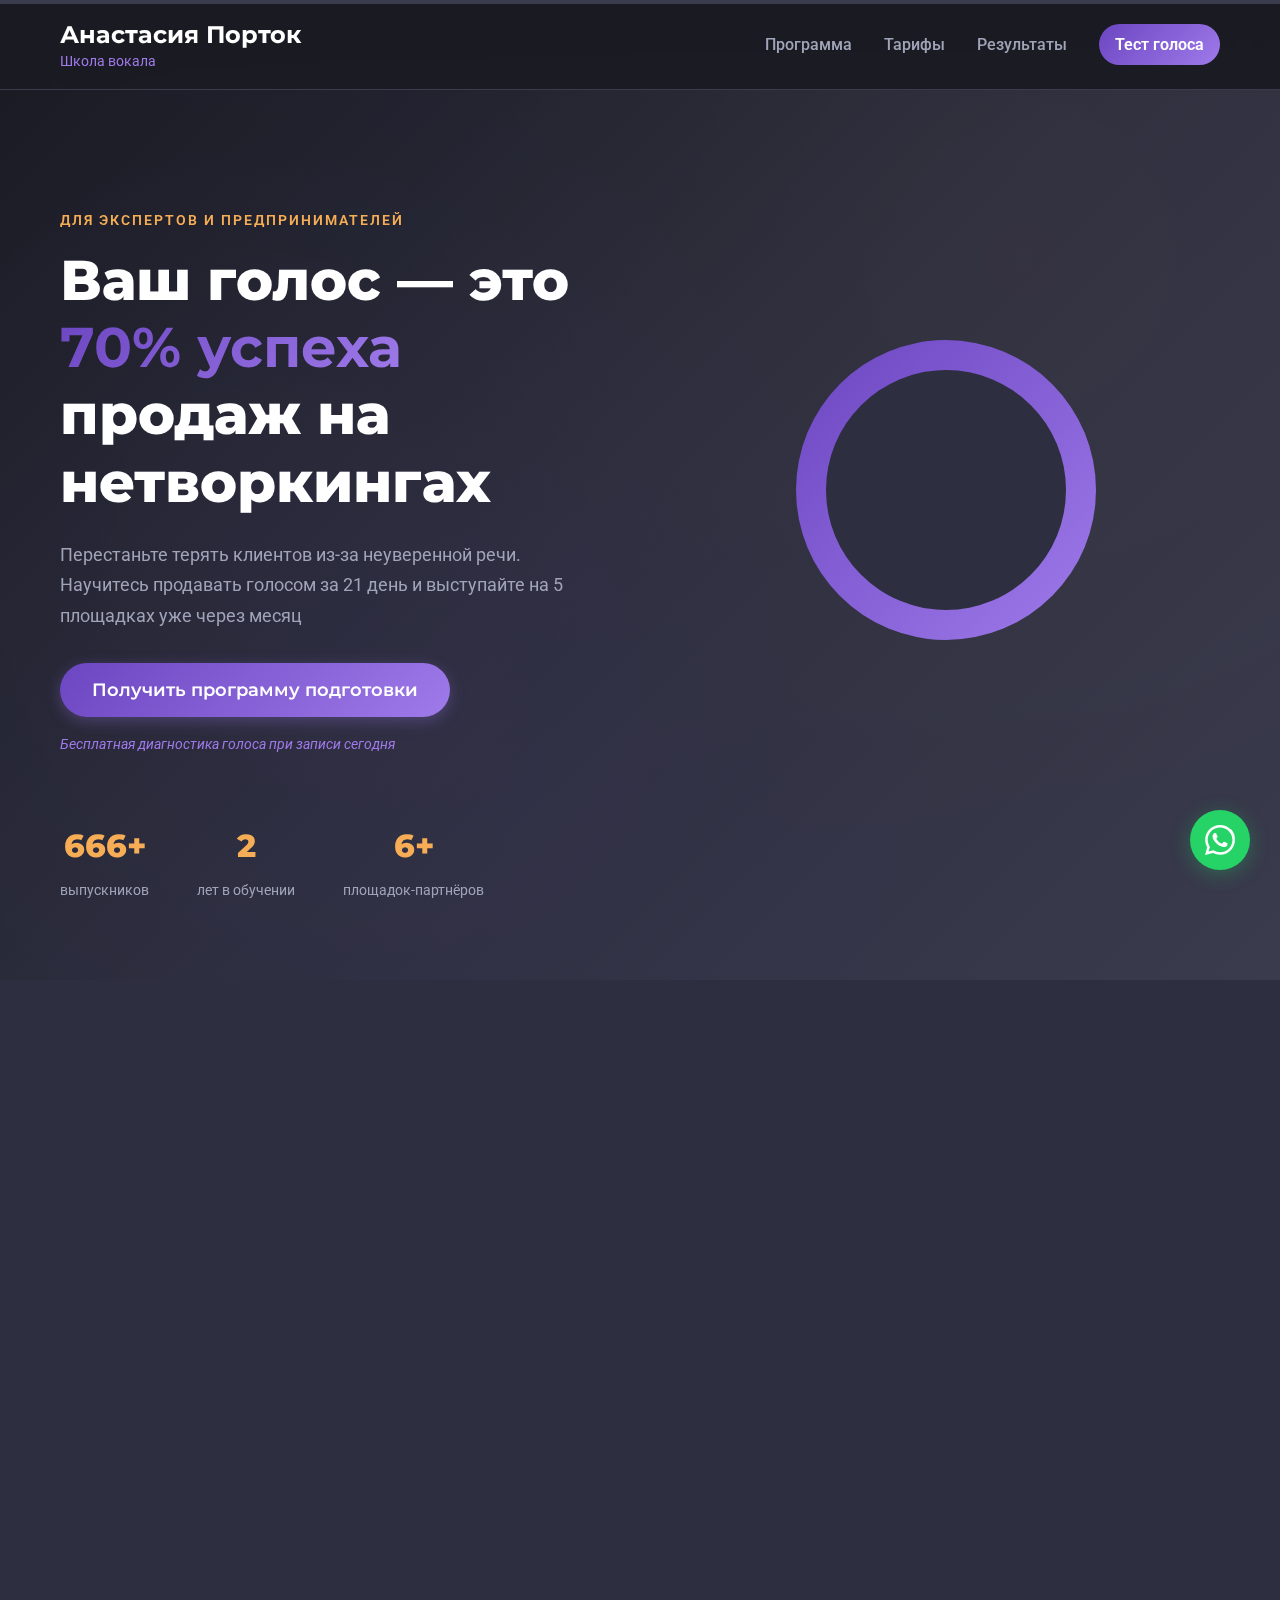
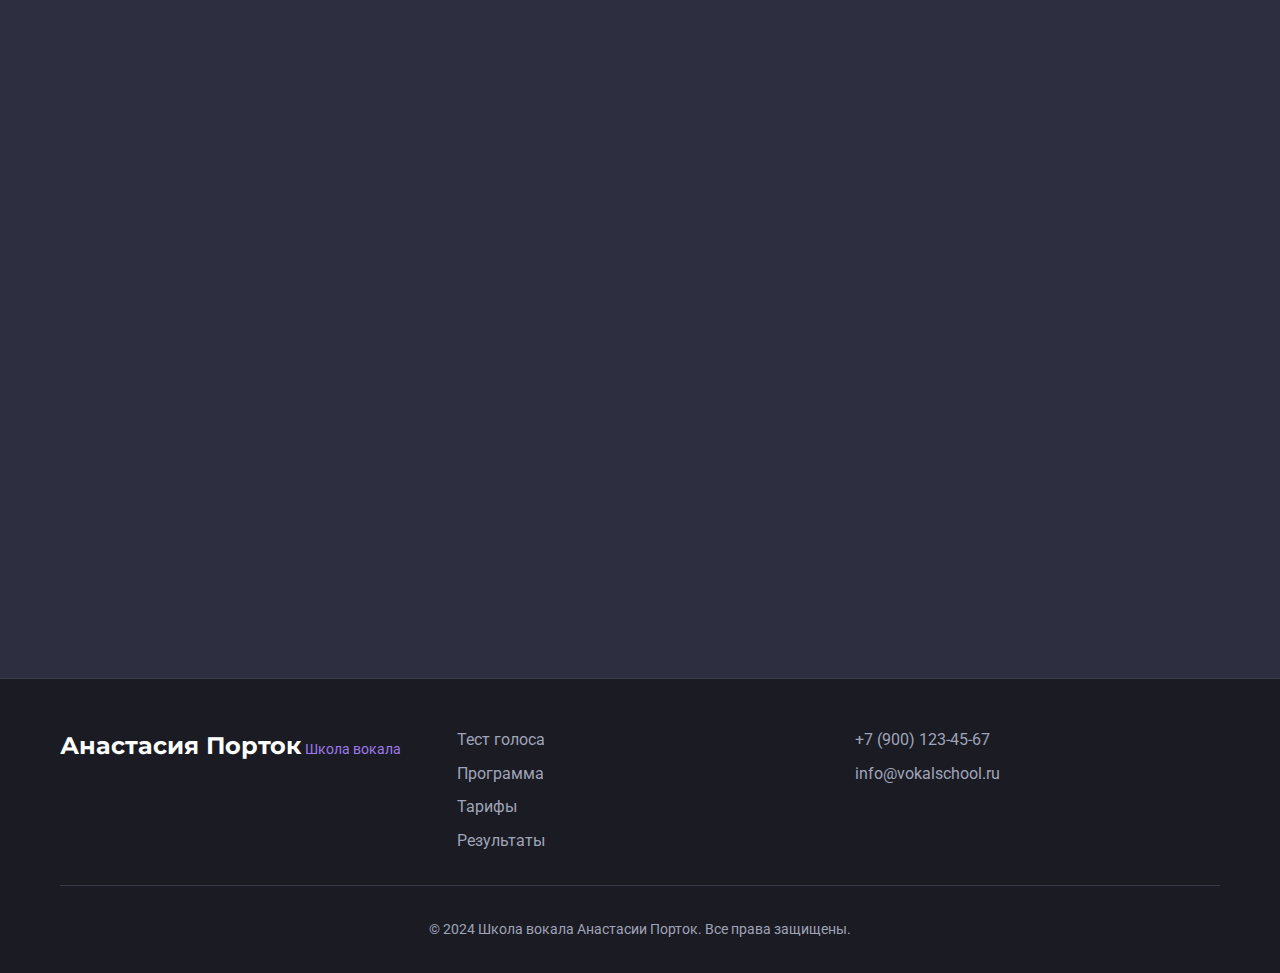
<file: index.html>
<!DOCTYPE html>
<html lang="ru">
<head>
    <meta charset="UTF-8">
    <meta name="viewport" content="width=device-width, initial-scale=1.0">
    <title>Голос для нетворкингов - Школа Анастасии Порток</title>
    <meta name="description" content="Научитесь продавать голосом на нетворкингах за 21 день. Получите клиентов через уверенные выступления с помощью авторской методики.">
    
    <!-- Fonts -->
    <link href="https://fonts.googleapis.com/css2?family=Montserrat:wght@400;600;700;800&family=Roboto:wght@300;400;500;600&display=swap" rel="stylesheet">
    
    <!-- Styles -->
    <link rel="stylesheet" href="css/style.css">
    <link rel="stylesheet" href="css/animations.css">
    
    <!-- AOS Animation Library -->
    <link href="https://unpkg.com/aos@2.3.1/dist/aos.css" rel="stylesheet">
</head>
<body>
    <!-- Header -->
    <header class="header">
        <nav class="nav">
            <div class="container">
                <div class="nav__content">
                    <div class="nav__logo">
                        <span class="logo-text">Анастасия Порток</span>
                        <span class="logo-subtitle">Школа вокала</span>
                    </div>
                    <div class="nav__links">
                        <a href="#program" class="nav__link">Программа</a>
                        <a href="#pricing" class="nav__link">Тарифы</a>
                        <a href="#results" class="nav__link">Результаты</a>
                        <a href="test.html" class="nav__link nav__link--special">Тест голоса</a>
                    </div>
                    <div class="nav__burger">
                        <span></span>
                        <span></span>
                        <span></span>
                    </div>
                </div>
            </div>
        </nav>
        
        <!-- Mobile Menu -->
        <div class="nav__mobile-menu">
            <div class="nav__mobile-links">
                <a href="#program" class="nav__link">Программа</a>
                <a href="#pricing" class="nav__link">Тарифы</a>
                <a href="#results" class="nav__link">Результаты</a>
                <a href="test.html" class="nav__link nav__link--special">Тест голоса</a>
            </div>
        </div>
    </header>

    <!-- Block 1: Hero Section -->
    <section class="hero" id="hero">
        <div class="hero__background">
            <div class="sound-waves"></div>
        </div>
        <div class="container">
            <div class="hero__content">
                <div class="hero__text" data-aos="fade-up" data-aos-duration="1000">
                    <div class="hero__subtitle">Для экспертов и предпринимателей</div>
                    <h1 class="hero__title">
                        Ваш голос — это <span class="highlight">70% успеха</span> продаж на нетворкингах
                    </h1>
                    <p class="hero__description">
                        Перестаньте терять клиентов из-за неуверенной речи. Научитесь продавать голосом за 21 день 
                        и выступайте на 5 площадках уже через месяц
                    </p>
                    <div class="hero__cta">
                        <button class="btn btn--primary btn--large" onclick="scrollToSection('pricing')">
                            Получить программу подготовки
                        </button>
                        <p class="hero__cta-note">Бесплатная диагностика голоса при записи сегодня</p>
                    </div>
                </div>
                
                <div class="hero__image" data-aos="fade-left" data-aos-duration="1000" data-aos-delay="300">
                    <div class="hero__image-placeholder">
                        <div class="profile-image">
                            <div class="profile-circle"></div>
                        </div>
                    </div>
                </div>
            </div>
            
            <div class="hero__stats" data-aos="fade-up" data-aos-duration="1000" data-aos-delay="600">
                <div class="stat">
                    <div class="stat__number">2000+</div>
                    <div class="stat__label">выпускников</div>
                </div>
                <div class="stat">
                    <div class="stat__number">8</div>
                    <div class="stat__label">лет в обучении</div>
                </div>
                <div class="stat">
                    <div class="stat__number">20+</div>
                    <div class="stat__label">площадок-партнёров</div>
                </div>
            </div>
        </div>
    </section>

    <!-- Block 2: Problem & Solution -->
    <section class="problem-solution" id="problem">
        <div class="container">
            <div class="section__header" data-aos="fade-up">
                <h2 class="section__title">Почему 87% выступлений не приносят клиентов?</h2>
            </div>
            
            <div class="problem-solution__content">
                <div class="problems" data-aos="fade-right" data-aos-duration="1000">
                    <div class="problem-item">
                        <div class="problem-item__icon">😰</div>
                        <div class="problem-item__text">
                            <strong>Зажатый голос</strong> = потеря внимания за 30 секунд
                        </div>
                    </div>
                    <div class="problem-item">
                        <div class="problem-item__icon">😵</div>
                        <div class="problem-item__text">
                            <strong>Нет структуры</strong> = хаос вместо продаж
                        </div>
                    </div>
                    <div class="problem-item">
                        <div class="problem-item__icon">😔</div>
                        <div class="problem-item__text">
                            <strong>Слабая подача</strong> = ноль доверия от аудитории
                        </div>
                    </div>
                    <div class="problem-item">
                        <div class="problem-item__icon">😤</div>
                        <div class="problem-item__text">
                            <strong>Страх сцены</strong> = упущенные возможности
                        </div>
                    </div>
                </div>

                <div class="solution-arrow" data-aos="zoom-in" data-aos-duration="800" data-aos-delay="500">
                    <div class="arrow-icon">→</div>
                </div>

                <div class="solution" data-aos="fade-left" data-aos-duration="1000" data-aos-delay="600">
                    <div class="solution__main">
                        <h3>Комплексная подготовка спикера:</h3>
                        <p>голос + подача + упаковка УТП + готовые площадки</p>
                    </div>
                </div>
            </div>

            <div class="case-study" data-aos="fade-up" data-aos-duration="1000" data-aos-delay="800">
                <div class="case-study__content">
                    <h4>Веб-дизайнер Мария увеличила поток клиентов в 5 раз:</h4>
                    <div class="case-study__results">
                        <div class="result-item">
                            <span class="result-label">Было:</span>
                            <span class="result-value">0 клиентов с нетворкингов, страх выступлений</span>
                        </div>
                        <div class="result-item">
                            <span class="result-label">Стало:</span>
                            <span class="result-value">5-7 горячих заявок с каждого выступления</span>
                        </div>
                        <div class="result-item">
                            <span class="result-label">Результат за 2 месяца:</span>
                            <span class="result-value highlight">+380 000₽ дополнительной выручки</span>
                        </div>
                    </div>
                </div>
            </div>
        </div>
    </section>

    <!-- Block 3: Program -->
    <section class="program" id="program">
        <div class="container">
            <div class="section__header" data-aos="fade-up">
                <h2 class="section__title">От зажатого голоса до уверенного спикера за 21 день</h2>
            </div>

            <div class="program__timeline">
                <div class="module" data-aos="fade-up" data-aos-duration="1000" data-aos-delay="0">
                    <div class="module__number">1</div>
                    <div class="module__content">
                        <h3 class="module__title">Голос и харизма</h3>
                        <p class="module__period">дни 1-5</p>
                        <ul class="module__list">
                            <li>Уберём зажимы и поставим дыхание</li>
                            <li>Научим управлять интонациями</li>
                            <li>Добавим харизмы в голос</li>
                        </ul>
                        <div class="module__result">
                            <span class="result-mark">✓</span>
                            <span>Результат: Уверенный, приятный голос</span>
                        </div>
                    </div>
                </div>

                <div class="module" data-aos="fade-up" data-aos-duration="1000" data-aos-delay="200">
                    <div class="module__number">2</div>
                    <div class="module__content">
                        <h3 class="module__title">Упаковка экспертности</h3>
                        <p class="module__period">дни 6-10</p>
                        <ul class="module__list">
                            <li>Создадим мощное УТП</li>
                            <li>Упакуем ваши кейсы в истории</li>
                            <li>Сформулируем ценность для клиента</li>
                        </ul>
                        <div class="module__result">
                            <span class="result-mark">✓</span>
                            <span>Результат: Четкое позиционирование</span>
                        </div>
                    </div>
                </div>

                <div class="module" data-aos="fade-up" data-aos-duration="1000" data-aos-delay="400">
                    <div class="module__number">3</div>
                    <div class="module__content">
                        <h3 class="module__title">Мастерство выступления</h3>
                        <p class="module__period">дни 11-15</p>
                        <ul class="module__list">
                            <li>Структура продающего выступления</li>
                            <li>Работа с возражениями аудитории</li>
                            <li>Техники вовлечения и удержания</li>
                        </ul>
                        <div class="module__result">
                            <span class="result-mark">✓</span>
                            <span>Результат: Готовый сценарий выступления</span>
                        </div>
                    </div>
                </div>

                <div class="module" data-aos="fade-up" data-aos-duration="1000" data-aos-delay="600">
                    <div class="module__number">4</div>
                    <div class="module__content">
                        <h3 class="module__title">Выход на площадки</h3>
                        <p class="module__period">дни 16-21</p>
                        <ul class="module__list">
                            <li>База из 20+ проверенных площадок</li>
                            <li>Как договориться о выступлении</li>
                            <li>Личные рекомендации от школы</li>
                        </ul>
                        <div class="module__result">
                            <span class="result-mark">✓</span>
                            <span>Результат: График выступлений на месяц</span>
                        </div>
                    </div>
                </div>
            </div>

            <div class="program__bonus" data-aos="fade-up" data-aos-duration="1000" data-aos-delay="800">
                <div class="bonus-block">
                    <div class="bonus-icon">🎁</div>
                    <div class="bonus-text">
                        <strong>При записи сегодня:</strong> шаблоны презентаций для выступлений 
                        <span class="bonus-price">(стоимость 15 000₽)</span>
                    </div>
                </div>
            </div>
        </div>
    </section>

    <!-- Block 4: Pricing -->
    <section class="pricing" id="pricing">
        <div class="container">
            <div class="section__header" data-aos="fade-up">
                <h2 class="section__title">Выберите свой путь к успешным выступлениям</h2>
            </div>

            <div class="pricing__cards">
                <div class="pricing-card" data-aos="fade-up" data-aos-duration="1000" data-aos-delay="0">
                    <div class="pricing-card__header">
                        <h3 class="pricing-card__title">Онлайн-интенсив</h3>
                    </div>
                    <div class="pricing-card__features">
                        <div class="feature feature--included">
                            <span class="feature__icon">✅</span>
                            <span>6 групповых занятий по 60 минут</span>
                        </div>
                        <div class="feature feature--included">
                            <span class="feature__icon">✅</span>
                            <span>Разбор вашего выступления</span>
                        </div>
                        <div class="feature feature--included">
                            <span class="feature__icon">✅</span>
                            <span>Чат поддержки 24/7</span>
                        </div>
                        <div class="feature feature--included">
                            <span class="feature__icon">✅</span>
                            <span>База из 20+ площадок</span>
                        </div>
                        <div class="feature feature--included">
                            <span class="feature__icon">✅</span>
                            <span>Сертификат об окончании</span>
                        </div>
                        <div class="feature feature--excluded">
                            <span class="feature__icon">❌</span>
                            <span>Личные встречи</span>
                        </div>
                        <div class="feature feature--excluded">
                            <span class="feature__icon">❌</span>
                            <span>Сопровождение на выступлении</span>
                        </div>
                    </div>
                    <div class="pricing-card__price">
                        <div class="price-old">39 900₽</div>
                        <div class="price-current">29 900₽</div>
                        <div class="price-note">Экономия 10 000₽ при записи сегодня</div>
                    </div>
                    <button class="btn btn--secondary btn--full" onclick="openModal('basic')">
                        Записаться на интенсив
                    </button>
                </div>

                <div class="pricing-card pricing-card--featured" data-aos="fade-up" data-aos-duration="1000" data-aos-delay="300">
                    <div class="pricing-card__badge">⭐ VIP</div>
                    <div class="pricing-card__header">
                        <h3 class="pricing-card__title">VIP-сопровождение</h3>
                    </div>
                    <div class="pricing-card__features">
                        <div class="feature feature--included">
                            <span class="feature__icon">✅</span>
                            <span>Всё из тарифа "Интенсив"</span>
                        </div>
                        <div class="feature feature--included">
                            <span class="feature__icon">✅</span>
                            <span>4 личные встречи с Анастасией</span>
                        </div>
                        <div class="feature feature--included">
                            <span class="feature__icon">✅</span>
                            <span>Сопровождение на первом выступлении</span>
                        </div>
                        <div class="feature feature--included">
                            <span class="feature__icon">✅</span>
                            <span>Гарантия 5 оплаченных выступлений</span>
                        </div>
                        <div class="feature feature--included">
                            <span class="feature__icon">✅</span>
                            <span>Личный куратор на 2 месяца</span>
                        </div>
                        <div class="feature feature--included">
                            <span class="feature__icon">✅</span>
                            <span>Запись всех ваших выступлений</span>
                        </div>
                        <div class="feature feature--included">
                            <span class="feature__icon">✅</span>
                            <span>Приоритетная поддержка</span>
                        </div>
                    </div>
                    <div class="pricing-card__price">
                        <div class="price-old">119 900₽</div>
                        <div class="price-current">89 900₽</div>
                        <div class="price-note">Экономия 30 000₽ + рассрочка 0%</div>
                    </div>
                    <button class="btn btn--primary btn--full" onclick="openModal('vip')">
                        Получить VIP-место
                    </button>
                </div>
            </div>

            <div class="guarantee" data-aos="fade-up" data-aos-duration="1000" data-aos-delay="600">
                <div class="guarantee__content">
                    <div class="guarantee__icon">🛡️</div>
                    <div class="guarantee__text">
                        <strong>Гарантия результата:</strong> вернём 100% оплаты, если вы не получите минимум 
                        10 лидов с первых 3 выступлений
                    </div>
                </div>
            </div>
        </div>
    </section>

    <!-- Block 5: Results -->
    <section class="results" id="results">
        <div class="container">
            <div class="section__header" data-aos="fade-up">
                <h2 class="section__title">Голос, который приносит деньги: истории наших выпускников</h2>
            </div>

            <div class="testimonials">
                <div class="testimonial" data-aos="fade-up" data-aos-duration="1000" data-aos-delay="0">
                    <div class="testimonial__avatar">
                        <div class="avatar-placeholder"></div>
                    </div>
                    <div class="testimonial__content">
                        <h4 class="testimonial__name">Психолог Ольга Петрова</h4>
                        <p class="testimonial__text">
                            "Раньше боялась говорить перед тремя людьми. Сейчас выступаю на конференциях 
                            по 200 человек и получаю горячие заявки прямо после выступления."
                        </p>
                        <div class="testimonial__result">
                            <div class="result-item">
                                <strong>+150 000₽/мес</strong> с нетворкингов
                            </div>
                            <div class="result-item">
                                <strong>12 постоянных клиентов</strong> за 2 месяца
                            </div>
                        </div>
                    </div>
                </div>

                <div class="testimonial" data-aos="fade-up" data-aos-duration="1000" data-aos-delay="200">
                    <div class="testimonial__avatar">
                        <div class="avatar-placeholder"></div>
                    </div>
                    <div class="testimonial__content">
                        <h4 class="testimonial__name">Маркетолог Сергей Иванов</h4>
                        <p class="testimonial__text">
                            "Голос был тихий, клиенты не воспринимали всерьёз. После курса научился 
                            'включать' харизму по щелчку. Теперь за мной очереди на нетворкингах."
                        </p>
                        <div class="testimonial__result">
                            <div class="result-item">
                                <strong>3 корпоративных контракта</strong> в месяц
                            </div>
                            <div class="result-item">
                                Средний чек вырос <strong>с 50 до 200 тыс₽</strong>
                            </div>
                        </div>
                    </div>
                </div>

                <div class="testimonial" data-aos="fade-up" data-aos-duration="1000" data-aos-delay="400">
                    <div class="testimonial__avatar">
                        <div class="avatar-placeholder"></div>
                    </div>
                    <div class="testimonial__content">
                        <h4 class="testimonial__name">Фитнес-тренер Анна Козлова</h4>
                        <p class="testimonial__text">
                            "Не могла связать двух слов на публике. Сейчас выступаю как профи и 
                            записываю людей на тренировки прямо с сцены."
                        </p>
                        <div class="testimonial__result">
                            <div class="result-item">
                                <strong>Полная запись</strong> на 2 месяца
                            </div>
                            <div class="result-item">
                                Подняла цены <strong>в 2 раза</strong>
                            </div>
                        </div>
                    </div>
                </div>
            </div>

            <div class="stats" data-aos="fade-up" data-aos-duration="1000" data-aos-delay="600">
                <div class="stats__title">Статистика выпускников:</div>
                <div class="stats__grid">
                    <div class="stat-item">
                        <div class="stat-number">93%</div>
                        <div class="stat-text">получают первых клиентов в течение месяца</div>
                    </div>
                    <div class="stat-item">
                        <div class="stat-number">78%</div>
                        <div class="stat-text">окупают обучение с первого выступления</div>
                    </div>
                    <div class="stat-item">
                        <div class="stat-number">100%</div>
                        <div class="stat-text">отмечают рост уверенности в голосе</div>
                    </div>
                </div>
            </div>
        </div>
    </section>

    <!-- Block 6: Final CTA -->
    <section class="final-cta" id="cta">
        <div class="container">
            <div class="final-cta__content" data-aos="fade-up" data-aos-duration="1000">
                <h2 class="final-cta__title">Начните зарабатывать голосом через 21 день</h2>
                <p class="final-cta__subtitle">
                    Запишитесь на бесплатную диагностику прямо сейчас и получите:
                </p>

                <div class="final-cta__benefits">
                    <div class="benefit-item">
                        <span class="benefit-icon">✓</span>
                        <span>Профессиональный анализ вашего голоса (15 минут)</span>
                    </div>
                    <div class="benefit-item">
                        <span class="benefit-icon">✓</span>
                        <span>Список из 5 подходящих нетворкингов вашего города</span>
                    </div>
                    <div class="benefit-item">
                        <span class="benefit-icon">✓</span>
                        <span>Персональные рекомендации по развитию</span>
                    </div>
                    <div class="benefit-item">
                        <span class="benefit-icon">✓</span>
                        <span>Скидку 20% на любой пакет (действует 48 часов)</span>
                    </div>
                </div>

                <div class="final-cta__form">
                    <form class="contact-form" onsubmit="submitContactForm(event)">
                        <div class="form-group">
                            <input type="text" id="name" name="name" placeholder="Ваше имя" required>
                        </div>
                        <div class="form-group">
                            <input type="tel" id="phone" name="phone" placeholder="Телефон" required>
                        </div>
                        <div class="form-group">
                            <select id="messenger" name="messenger" required>
                                <option value="">Удобный мессенджер</option>
                                <option value="whatsapp">WhatsApp</option>
                                <option value="telegram">Telegram</option>
                            </select>
                        </div>
                        <div class="form-group">
                            <select id="time" name="time" required>
                                <option value="">Удобное время звонка</option>
                                <option value="morning">Утром (9:00-12:00)</option>
                                <option value="afternoon">Днём (12:00-17:00)</option>
                                <option value="evening">Вечером (17:00-21:00)</option>
                            </select>
                        </div>
                        <button type="submit" class="btn btn--primary btn--large btn--full">
                            Записаться на диагностику
                        </button>
                    </form>
                </div>

                <div class="final-cta__triggers">
                    <div class="trigger-item">
                        <span class="trigger-icon">⏰</span>
                        <span>Осталось 3 места на эту неделю</span>
                    </div>
                    <div class="trigger-item">
                        <span class="trigger-icon">🔥</span>
                        <span>Следующая группа стартует 15 числа</span>
                    </div>
                </div>

                <div class="final-cta__ps" data-aos="fade-up" data-aos-duration="1000" data-aos-delay="400">
                    <div class="ps-content">
                        <div class="ps-avatar">
                            <div class="avatar-placeholder"></div>
                        </div>
                        <div class="ps-text">
                            <p><strong>P.S. от Анастасии:</strong></p>
                            <p>
                                "Пока вы думаете, ваши конкуренты уже выступают и забирают ваших клиентов. 
                                Не упустите возможность стать голосом, который запоминают и которому доверяют."
                            </p>
                        </div>
                    </div>
                </div>
            </div>
        </div>
    </section>

    <!-- Footer -->
    <footer class="footer">
        <div class="container">
            <div class="footer__content">
                <div class="footer__logo">
                    <span class="logo-text">Анастасия Порток</span>
                    <span class="logo-subtitle">Школа вокала</span>
                </div>
                <div class="footer__links">
                    <a href="test.html" class="footer__link">Тест голоса</a>
                    <a href="#program" class="footer__link">Программа</a>
                    <a href="#pricing" class="footer__link">Тарифы</a>
                    <a href="#results" class="footer__link">Результаты</a>
                </div>
                <div class="footer__contacts">
                    <a href="tel:+79001234567" class="footer__contact">+7 (900) 123-45-67</a>
                    <a href="mailto:info@vokalschool.ru" class="footer__contact">info@vokalschool.ru</a>
                </div>
            </div>
            <div class="footer__bottom">
                <p>&copy; 2024 Школа вокала Анастасии Порток. Все права защищены.</p>
            </div>
        </div>
    </footer>

    <!-- Floating Elements -->
    <div class="floating-whatsapp">
        <a href="https://wa.me/79001234567" target="_blank">
            <svg viewBox="0 0 24 24">
                <path d="M17.472 14.382c-.297-.149-1.758-.867-2.03-.967-.273-.099-.471-.148-.67.15-.197.297-.767.966-.94 1.164-.173.199-.347.223-.644.075-.297-.15-1.255-.463-2.39-1.475-.883-.788-1.48-1.761-1.653-2.059-.173-.297-.018-.458.13-.606.134-.133.298-.347.446-.52.149-.174.198-.298.298-.497.099-.198.05-.371-.025-.52-.075-.149-.669-1.612-.916-2.207-.242-.579-.487-.5-.669-.51-.173-.008-.371-.01-.57-.01-.198 0-.52.074-.792.372-.272.297-1.04 1.016-1.04 2.479 0 1.462 1.065 2.875 1.213 3.074.149.198 2.096 3.2 5.077 4.487.709.306 1.262.489 1.694.625.712.227 1.36.195 1.871.118.571-.085 1.758-.719 2.006-1.413.248-.694.248-1.289.173-1.413-.074-.124-.272-.198-.57-.347m-5.421 7.403h-.004a9.87 9.87 0 01-5.031-1.378l-.361-.214-3.741.982.998-3.648-.235-.374a9.86 9.86 0 01-1.51-5.26c.001-5.45 4.436-9.884 9.888-9.884 2.64 0 5.122 1.03 6.988 2.898a9.825 9.825 0 012.893 6.994c-.003 5.45-4.437 9.884-9.885 9.884m8.413-18.297A11.815 11.815 0 0012.05 0C5.495 0 .16 5.335.157 11.892c0 2.096.547 4.142 1.588 5.945L.057 24l6.305-1.654a11.882 11.882 0 005.683 1.448h.005c6.554 0 11.89-5.335 11.893-11.893A11.821 11.821 0 0020.893 3.386"/>
            </svg>
        </a>
    </div>

    <!-- Modal -->
    <div class="modal" id="modal">
        <div class="modal__overlay" onclick="closeModal()"></div>
        <div class="modal__content">
            <button class="modal__close" onclick="closeModal()">&times;</button>
            <div class="modal__body">
                <h3 class="modal__title">Записаться на программу</h3>
                <form class="modal-form" onsubmit="submitModalForm(event)">
                    <input type="hidden" id="modal-plan" name="plan">
                    <div class="form-group">
                        <input type="text" name="name" placeholder="Ваше имя" required>
                    </div>
                    <div class="form-group">
                        <input type="tel" name="phone" placeholder="Телефон" required>
                    </div>
                    <div class="form-group">
                        <input type="email" name="email" placeholder="Email">
                    </div>
                    <button type="submit" class="btn btn--primary btn--full">
                        Записаться
                    </button>
                </form>
            </div>
        </div>
    </div>

    <!-- Scripts -->
    <script src="https://unpkg.com/aos@2.3.1/dist/aos.js"></script>
    <script src="js/main.js"></script>
</body>
</html>
</file>
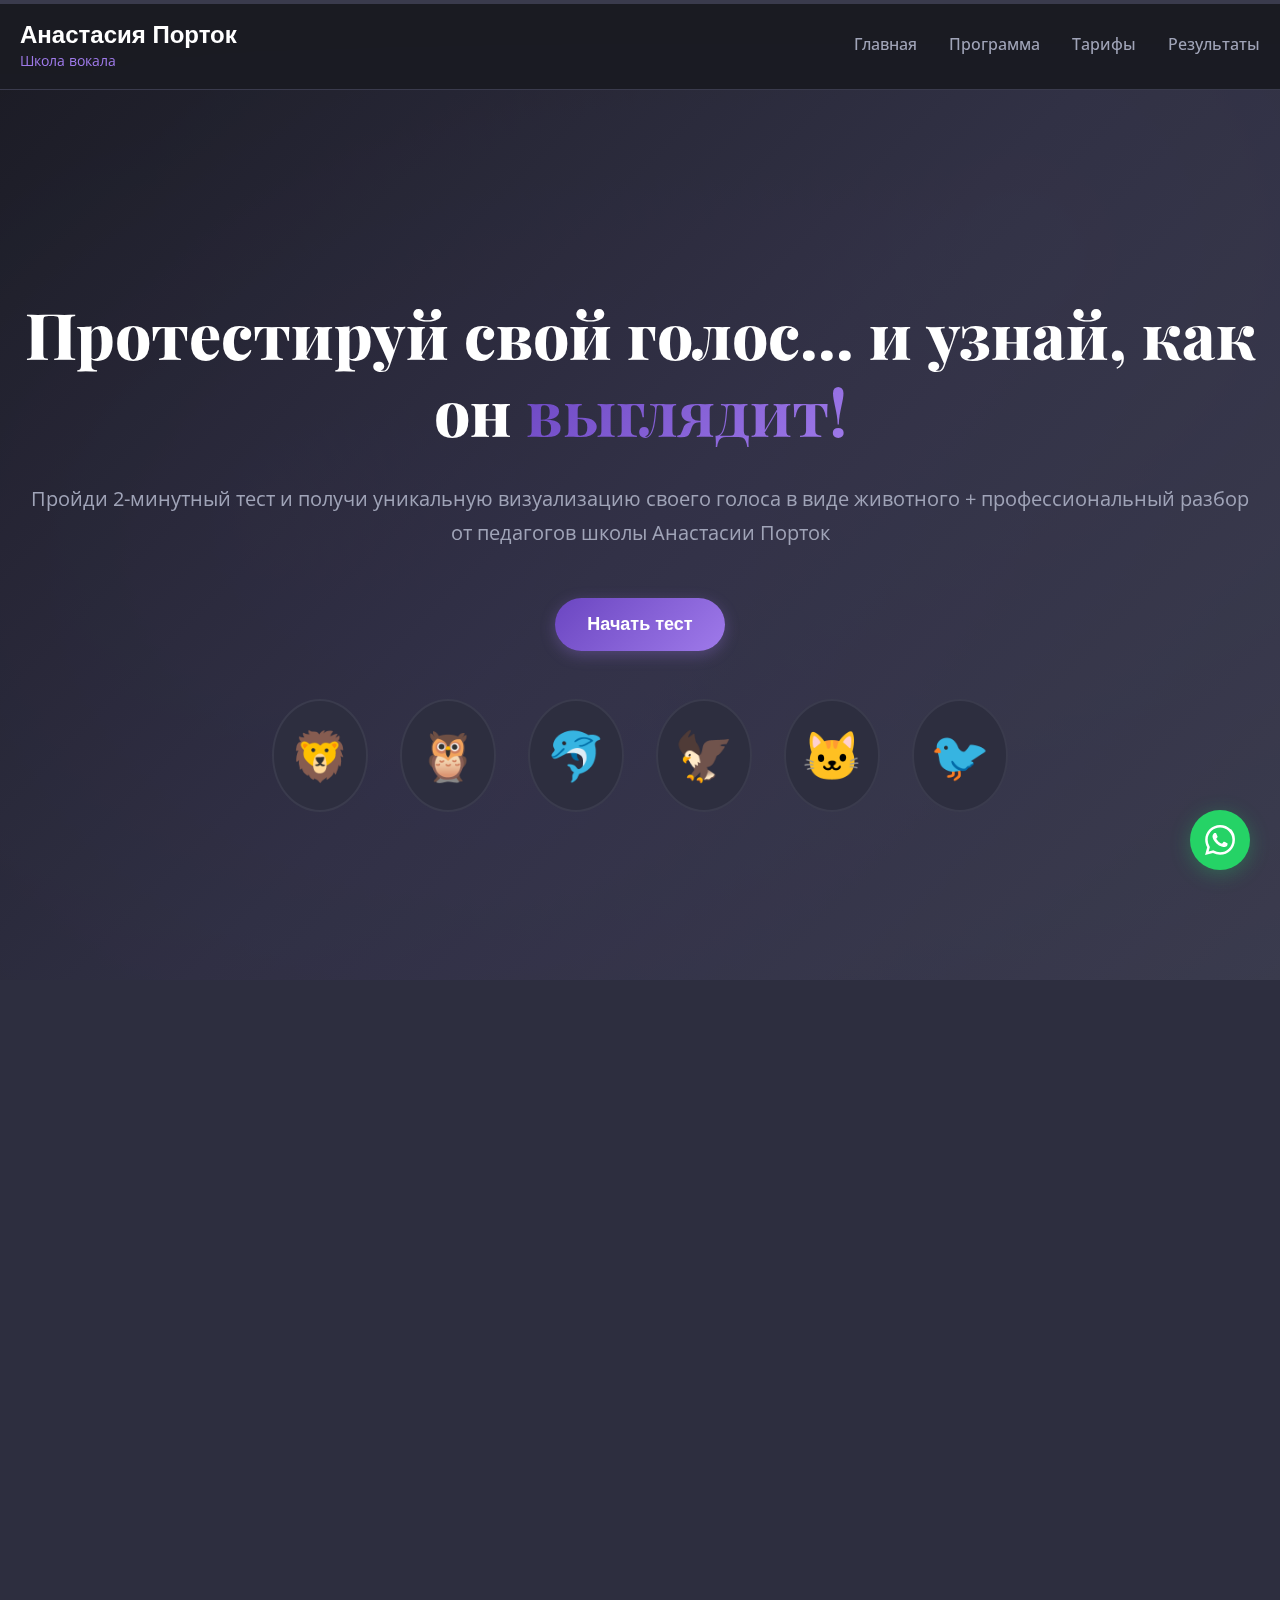
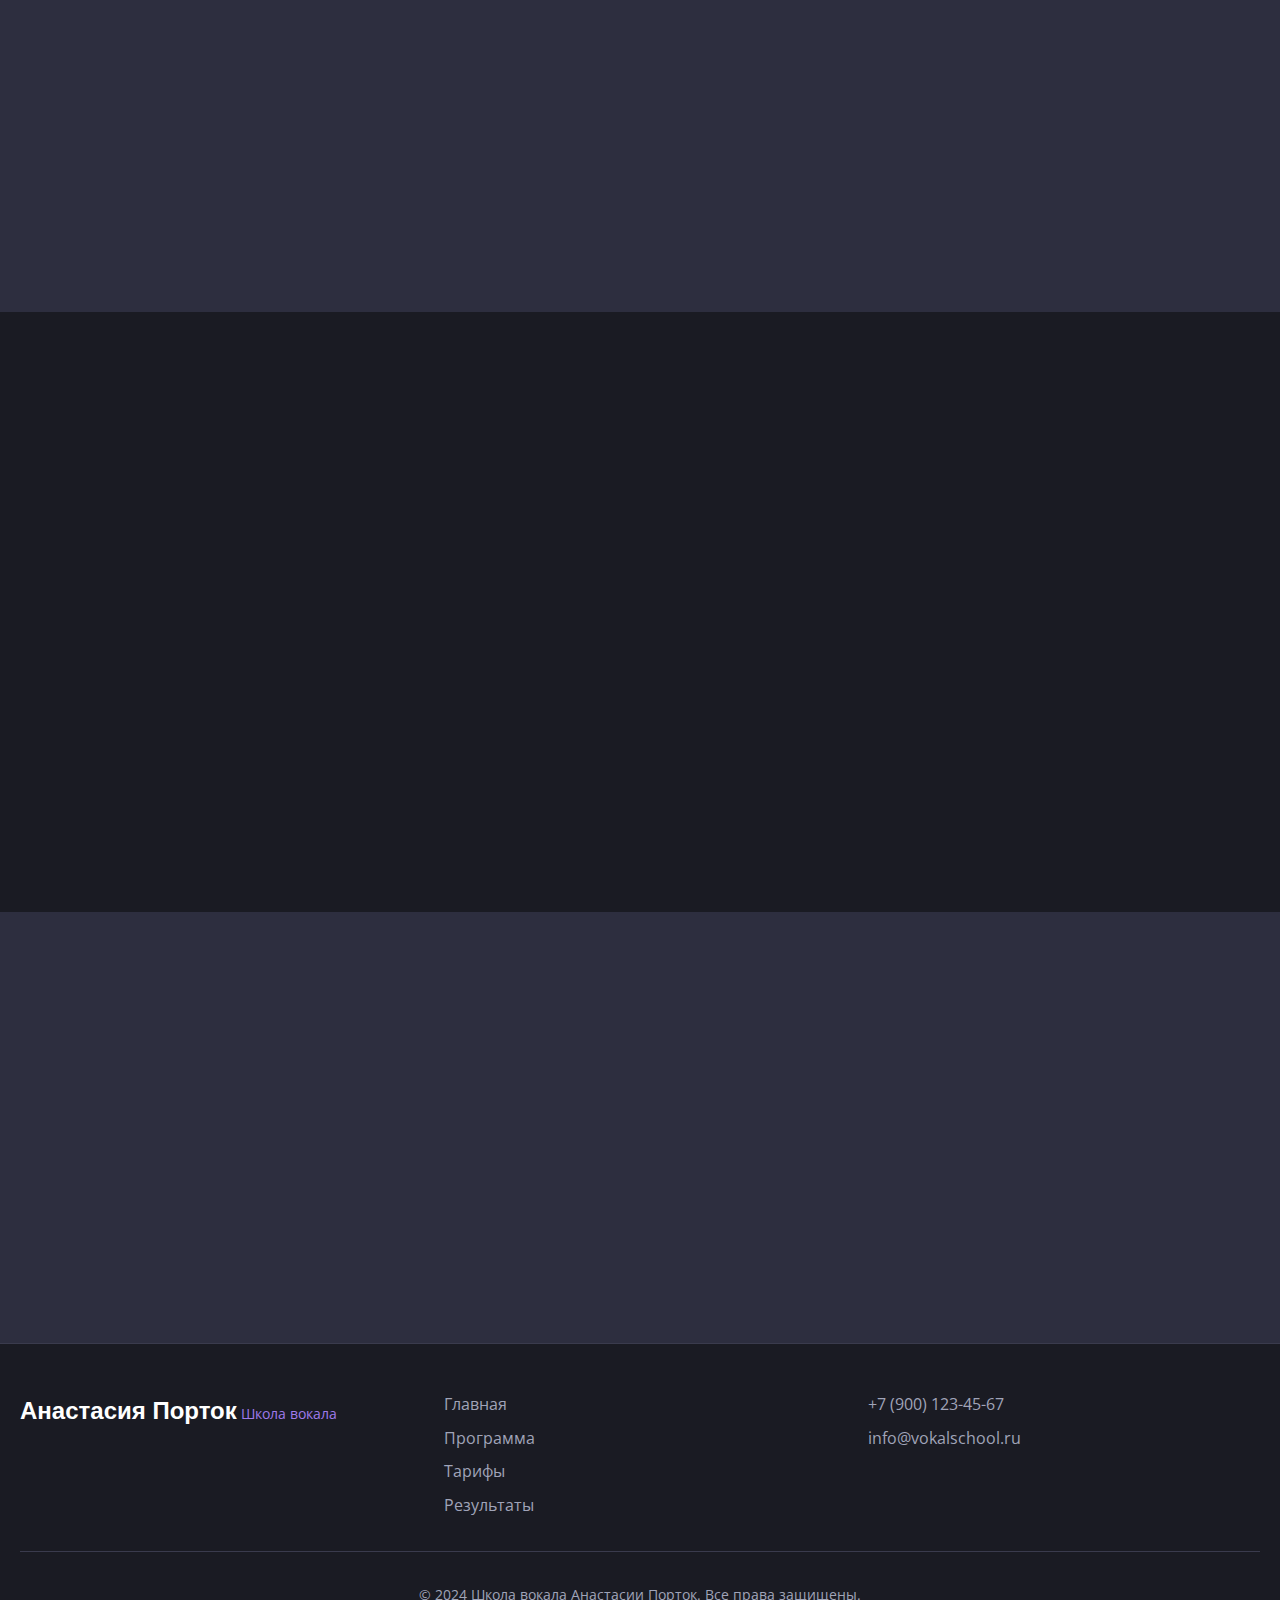
<file: test.html>
<!DOCTYPE html>
<html lang="ru">
<head>
    <meta charset="UTF-8">
    <meta name="viewport" content="width=device-width, initial-scale=1.0">
    <title>Тест голоса - Узнайте своё голосовое животное</title>
    <meta name="description" content="Пройдите интерактивный тест голоса и узнайте, какое животное отражает ваш тип голоса. Получите профессиональный разбор от педагогов школы Анастасии Порток.">
    
    <!-- Fonts -->
    <link href="https://fonts.googleapis.com/css2?family=Playfair+Display:wght@400;600;700&family=Open+Sans:wght@300;400;500;600&display=swap" rel="stylesheet">
    
    <!-- Styles -->
    <link rel="stylesheet" href="css/style.css">
    <link rel="stylesheet" href="css/test.css">
    <link rel="stylesheet" href="css/animations.css">
    
    <!-- AOS Animation Library -->
    <link href="https://unpkg.com/aos@2.3.1/dist/aos.css" rel="stylesheet">
</head>
<body class="test-page">
    <!-- Header -->
    <header class="header">
        <nav class="nav">
            <div class="container">
                <div class="nav__content">
                    <div class="nav__logo">
                        <span class="logo-text">Анастасия Порток</span>
                        <span class="logo-subtitle">Школа вокала</span>
                    </div>
                    <div class="nav__links">
                        <a href="index.html" class="nav__link">Главная</a>
                        <a href="index.html#program" class="nav__link">Программа</a>
                        <a href="index.html#pricing" class="nav__link">Тарифы</a>
                        <a href="index.html#results" class="nav__link">Результаты</a>
                    </div>
                    <div class="nav__burger">
                        <span></span>
                        <span></span>
                        <span></span>
                    </div>
                </div>
            </div>
        </nav>
        
        <!-- Mobile Menu -->
        <div class="nav__mobile-menu">
            <div class="nav__mobile-links">
                <a href="index.html" class="nav__link">Главная</a>
                <a href="index.html#program" class="nav__link">Программа</a>
                <a href="index.html#pricing" class="nav__link">Тарифы</a>
                <a href="index.html#results" class="nav__link">Результаты</a>
            </div>
        </div>
    </header>

    <!-- Block 1: Hero with Offer -->
    <section class="test-hero" id="hero">
        <div class="test-hero__background">
            <div class="sound-waves-animated"></div>
        </div>
        <div class="container">
            <div class="test-hero__content" data-aos="fade-up" data-aos-duration="1000">
                <h1 class="test-hero__title">
                    Протестируй свой голос... и узнай, как он <span class="highlight">выглядит!</span>
                </h1>
                <p class="test-hero__subtitle">
                    Пройди 2-минутный тест и получи уникальную визуализацию своего голоса в виде животного + 
                    профессиональный разбор от педагогов школы Анастасии Порток
                </p>
                <button class="btn btn--primary btn--large btn--pulse" onclick="startTest()">
                    Начать тест
                </button>
            </div>
            
            <div class="test-hero__animals" data-aos="fade-up" data-aos-duration="1000" data-aos-delay="300">
                <div class="animal-icon animal-icon--lion">🦁</div>
                <div class="animal-icon animal-icon--owl">🦉</div>
                <div class="animal-icon animal-icon--dolphin">🐬</div>
                <div class="animal-icon animal-icon--eagle">🦅</div>
                <div class="animal-icon animal-icon--cat">🐱</div>
                <div class="animal-icon animal-icon--hummingbird">🐦</div>
            </div>
        </div>
    </section>

    <!-- Block 2: How it Works -->
    <section class="how-it-works" id="how">
        <div class="container">
            <div class="section__header" data-aos="fade-up">
                <h2 class="section__title">Как это работает</h2>
            </div>
            
            <div class="steps">
                <div class="step" data-aos="fade-up" data-aos-duration="1000" data-aos-delay="0">
                    <div class="step__icon">
                        <div class="step__number">1</div>
                    </div>
                    <div class="step__content">
                        <h3 class="step__title">Ответь на 3 вопроса</h3>
                        <p class="step__description">о своих целях и особенностях голоса</p>
                    </div>
                </div>
                
                <div class="step-arrow" data-aos="zoom-in" data-aos-duration="800" data-aos-delay="200">→</div>
                
                <div class="step" data-aos="fade-up" data-aos-duration="1000" data-aos-delay="300">
                    <div class="step__icon">
                        <div class="step__number">2</div>
                    </div>
                    <div class="step__content">
                        <h3 class="step__title">Запиши голосовое</h3>
                        <p class="step__description">по нашему упражнению (15 секунд)</p>
                    </div>
                </div>
                
                <div class="step-arrow" data-aos="zoom-in" data-aos-duration="800" data-aos-delay="500">→</div>
                
                <div class="step" data-aos="fade-up" data-aos-duration="1000" data-aos-delay="600">
                    <div class="step__icon">
                        <div class="step__number">3</div>
                    </div>
                    <div class="step__content">
                        <h3 class="step__title">Получи результат</h3>
                        <p class="step__description">визуализация + разбор от экспертов</p>
                    </div>
                </div>
            </div>
            
            <div class="counter" data-aos="fade-up" data-aos-duration="1000" data-aos-delay="800">
                <div class="counter__text">Уже <span class="counter__number">1500+</span> человек узнали своё голосовое животное</div>
            </div>
        </div>
    </section>

    <!-- Block 3: Interactive Test -->
    <section class="test-section" id="test">
        <div class="container">
            <!-- Test Container -->
            <div class="test-container" id="testContainer">
                
                <!-- Welcome Screen -->
                <div class="test-screen test-screen--welcome active" id="welcomeScreen">
                    <div class="test-content" data-aos="fade-up">
                        <h2 class="test-title animated-text">Готовы узнать тайны своего голоса?</h2>
                        <div class="test-input-group">
                            <input type="text" id="userName" placeholder="Введите ваше имя" class="test-input">
                            <button class="btn btn--primary" onclick="startTestFlow()">Начать</button>
                        </div>
                    </div>
                </div>

                <!-- Question 1 -->
                <div class="test-screen test-screen--question" id="question1Screen">
                    <div class="test-content">
                        <div class="test-progress">
                            <div class="progress-bar">
                                <div class="progress-fill" style="width: 25%"></div>
                            </div>
                            <span class="progress-text">1 из 3</span>
                        </div>
                        
                        <h2 class="test-title">Для чего вы хотите улучшить свой голос?</h2>
                        
                        <div class="test-options">
                            <label class="option-card" onclick="selectOption('q1', 'speaking')">
                                <input type="radio" name="q1" value="speaking">
                                <div class="option-content">
                                    <div class="option-icon">🎤</div>
                                    <div class="option-text">Для публичных выступлений</div>
                                </div>
                            </label>
                            
                            <label class="option-card" onclick="selectOption('q1', 'singing')">
                                <input type="radio" name="q1" value="singing">
                                <div class="option-content">
                                    <div class="option-icon">🎵</div>
                                    <div class="option-text">Для пения и творчества</div>
                                </div>
                            </label>
                            
                            <label class="option-card" onclick="selectOption('q1', 'confidence')">
                                <input type="radio" name="q1" value="confidence">
                                <div class="option-content">
                                    <div class="option-icon">💪</div>
                                    <div class="option-text">Для уверенности в общении</div>
                                </div>
                            </label>
                            
                            <label class="option-card" onclick="selectOption('q1', 'curious')">
                                <input type="radio" name="q1" value="curious">
                                <div class="option-content">
                                    <div class="option-icon">🤔</div>
                                    <div class="option-text">Просто интересно узнать</div>
                                </div>
                            </label>
                        </div>
                        
                        <button class="btn btn--primary btn--disabled" id="q1Next" onclick="nextQuestion(2)" disabled>
                            Далее
                        </button>
                    </div>
                </div>

                <!-- Question 2 -->
                <div class="test-screen test-screen--question" id="question2Screen">
                    <div class="test-content">
                        <div class="test-progress">
                            <div class="progress-bar">
                                <div class="progress-fill" style="width: 50%"></div>
                            </div>
                            <span class="progress-text">2 из 3</span>
                        </div>
                        
                        <h2 class="test-title">Что вас больше всего беспокоит в голосе?</h2>
                        <p class="test-subtitle">Можно выбрать несколько вариантов</p>
                        
                        <div class="test-options test-options--multiple">
                            <label class="option-card" onclick="toggleOption('q2', 'quiet')">
                                <input type="checkbox" name="q2" value="quiet">
                                <div class="option-content">
                                    <div class="option-icon">🔇</div>
                                    <div class="option-text">Тихий/неуверенный голос</div>
                                </div>
                            </label>
                            
                            <label class="option-card" onclick="toggleOption('q2', 'fatigue')">
                                <input type="checkbox" name="q2" value="fatigue">
                                <div class="option-content">
                                    <div class="option-icon">😴</div>
                                    <div class="option-text">Быстрая усталость при разговоре</div>
                                </div>
                            </label>
                            
                            <label class="option-card" onclick="toggleOption('q2', 'tension')">
                                <input type="checkbox" name="q2" value="tension">
                                <div class="option-content">
                                    <div class="option-icon">😬</div>
                                    <div class="option-text">Зажимы и напряжение</div>
                                </div>
                            </label>
                            
                            <label class="option-card" onclick="toggleOption('q2', 'monotone')">
                                <input type="checkbox" name="q2" value="monotone">
                                <div class="option-content">
                                    <div class="option-icon">📉</div>
                                    <div class="option-text">Монотонность речи</div>
                                </div>
                            </label>
                        </div>
                        
                        <button class="btn btn--primary" id="q2Next" onclick="nextQuestion(3)">
                            Далее
                        </button>
                    </div>
                </div>

                <!-- Question 3 -->
                <div class="test-screen test-screen--question" id="question3Screen">
                    <div class="test-content">
                        <div class="test-progress">
                            <div class="progress-bar">
                                <div class="progress-fill" style="width: 75%"></div>
                            </div>
                            <span class="progress-text">3 из 3</span>
                        </div>
                        
                        <h2 class="test-title">Как часто вы используете голос профессионально?</h2>
                        
                        <div class="slider-container">
                            <div class="slider-labels">
                                <span>Редко</span>
                                <span>Постоянно</span>
                            </div>
                            <input type="range" id="frequencySlider" class="frequency-slider" min="0" max="100" value="50" oninput="updateSliderValue()">
                            <div class="slider-value" id="sliderValue">50%</div>
                            <div class="frequency-waves" id="frequencyWaves"></div>
                        </div>
                        
                        <button class="btn btn--primary" onclick="nextQuestion(4)">
                            Далее
                        </button>
                    </div>
                </div>

                <!-- Voice Recording -->
                <div class="test-screen test-screen--recording" id="recordingScreen">
                    <div class="test-content">
                        <div class="test-progress">
                            <div class="progress-bar">
                                <div class="progress-fill" style="width: 90%"></div>
                            </div>
                            <span class="progress-text">Запись голоса</span>
                        </div>
                        
                        <h2 class="test-title">Прочитайте текст и запишите аудио</h2>
                        
                        <div class="recording-text">
                            <p>"Шла Саша по шоссе и сосала сушку. Карл у Клары украл кораллы, а Клара у Карла украла кларнет. В четверг четвертого числа в четыре с четвертью часа лигурийский регулировщик регулировал в Лигурии."</p>
                        </div>
                        
                        <div class="recording-controls">
                            <button class="btn btn--record" id="recordBtn" onclick="toggleRecording()">
                                <span class="record-icon">🎙️</span>
                                <span class="record-text">Начать запись</span>
                            </button>
                            <div class="recording-timer" id="recordingTimer">00:00</div>
                        </div>
                        
                        <div class="recording-visualizer" id="recordingVisualizer">
                            <div class="wave-bars"></div>
                        </div>
                        
                        <div class="recording-actions" id="recordingActions" style="display: none;">
                            <button class="btn btn--secondary" onclick="reRecord()">Переписать</button>
                            <button class="btn btn--primary" onclick="nextQuestion(5)">Продолжить</button>
                        </div>
                    </div>
                </div>

                <!-- Contact Collection -->
                <div class="test-screen test-screen--contacts" id="contactsScreen">
                    <div class="test-content">
                        <div class="test-progress">
                            <div class="progress-bar">
                                <div class="progress-fill" style="width: 95%"></div>
                            </div>
                            <span class="progress-text">Почти готово!</span>
                        </div>
                        
                        <h2 class="test-title">Куда отправить результат?</h2>
                        
                        <form class="contact-form" id="contactForm">
                            <div class="form-group">
                                <input type="tel" id="contactPhone" name="phone" placeholder="Телефон *" required>
                            </div>
                            <div class="form-group">
                                <input type="email" id="contactEmail" name="email" placeholder="Email (опционально)">
                            </div>
                            <div class="form-group">
                                <select id="contactMessenger" name="messenger" required>
                                    <option value="">Выберите мессенджер</option>
                                    <option value="whatsapp">WhatsApp</option>
                                    <option value="telegram">Telegram</option>
                                </select>
                            </div>
                            <div class="form-group checkbox-group">
                                <label class="checkbox-label">
                                    <input type="checkbox" id="agreement" required>
                                    <span class="checkmark"></span>
                                    Согласен на обработку персональных данных
                                </label>
                            </div>
                            <button type="submit" class="btn btn--primary btn--full">
                                Получить результат
                            </button>
                        </form>
                    </div>
                </div>

                <!-- Result -->
                <div class="test-screen test-screen--result" id="resultScreen">
                    <div class="test-content">
                        <div class="result-generation" id="resultGeneration">
                            <div class="generation-animation">
                                <div class="spinning-icon">🔮</div>
                                <h2>Анализируем ваш голос...</h2>
                                <div class="loading-bar">
                                    <div class="loading-fill"></div>
                                </div>
                            </div>
                        </div>
                        
                        <div class="result-display" id="resultDisplay" style="display: none;">
                            <div class="result-card">
                                <div class="result-animal" id="resultAnimal">
                                    <div class="animal-avatar">🦁</div>
                                    <h2 class="animal-name">Лев</h2>
                                </div>
                                
                                <div class="result-description" id="resultDescription">
                                    <h3>Ваш тип голоса: Лидерский</h3>
                                    <p>У вас мощный, уверенный голос с природной командной интонацией. Люди инстинктивно прислушиваются к вашим словам и доверяют вашему мнению.</p>
                                    
                                    <div class="result-characteristics">
                                        <div class="characteristic">
                                            <span class="char-label">Сила:</span>
                                            <span class="char-value">Высокая</span>
                                        </div>
                                        <div class="characteristic">
                                            <span class="char-label">Тембр:</span>
                                            <span class="char-value">Глубокий</span>
                                        </div>
                                        <div class="characteristic">
                                            <span class="char-label">Влияние:</span>
                                            <span class="char-value">Максимальное</span>
                                        </div>
                                    </div>
                                </div>
                            </div>
                            
                            <div class="result-message">
                                <p><strong>Ваш голос проанализирован!</strong></p>
                                <p>Детальный разбор от наших педагогов придёт в течение 24 часов</p>
                            </div>
                            
                            <div class="result-actions">
                                <button class="btn btn--secondary" onclick="shareResult()">
                                    Поделиться результатом
                                </button>
                                <button class="btn btn--primary" onclick="redirectToMain()">
                                    Записаться на пробное занятие
                                </button>
                            </div>
                        </div>
                    </div>
                </div>
            </div>
        </div>
    </section>

    <!-- Block 4: Example Visualizations -->
    <section class="examples" id="examples">
        <div class="container">
            <div class="section__header" data-aos="fade-up">
                <h2 class="section__title">Примеры голосовых животных</h2>
            </div>
            
            <div class="animals-grid">
                <div class="animal-example" data-aos="fade-up" data-aos-duration="1000" data-aos-delay="0">
                    <div class="animal-card">
                        <div class="animal-emoji">🦁</div>
                        <h3 class="animal-title">Лев</h3>
                        <p class="animal-desc">Мощный, уверенный, лидерский голос</p>
                    </div>
                </div>
                
                <div class="animal-example" data-aos="fade-up" data-aos-duration="1000" data-aos-delay="100">
                    <div class="animal-card">
                        <div class="animal-emoji">🐦</div>
                        <h3 class="animal-title">Колибри</h3>
                        <p class="animal-desc">Быстрый, энергичный, яркий</p>
                    </div>
                </div>
                
                <div class="animal-example" data-aos="fade-up" data-aos-duration="1000" data-aos-delay="200">
                    <div class="animal-card">
                        <div class="animal-emoji">🦉</div>
                        <h3 class="animal-title">Сова</h3>
                        <p class="animal-desc">Мудрый, глубокий, вдумчивый</p>
                    </div>
                </div>
                
                <div class="animal-example" data-aos="fade-up" data-aos-duration="1000" data-aos-delay="300">
                    <div class="animal-card">
                        <div class="animal-emoji">🐬</div>
                        <h3 class="animal-title">Дельфин</h3>
                        <p class="animal-desc">Дружелюбный, мелодичный</p>
                    </div>
                </div>
                
                <div class="animal-example" data-aos="fade-up" data-aos-duration="1000" data-aos-delay="400">
                    <div class="animal-card">
                        <div class="animal-emoji">🦅</div>
                        <h3 class="animal-title">Орёл</h3>
                        <p class="animal-desc">Командный, чёткий, целеустремлённый</p>
                    </div>
                </div>
                
                <div class="animal-example" data-aos="fade-up" data-aos-duration="1000" data-aos-delay="500">
                    <div class="animal-card">
                        <div class="animal-emoji">🐱</div>
                        <h3 class="animal-title">Кошка</h3>
                        <p class="animal-desc">Мягкий, обволакивающий, гипнотический</p>
                    </div>
                </div>
            </div>
        </div>
    </section>

    <!-- Block 5: About School -->
    <section class="about-school" id="about">
        <div class="container">
            <div class="about-content">
                <div class="about-text" data-aos="fade-right" data-aos-duration="1000">
                    <h2 class="about-title">Школа вокала Анастасии Порток</h2>
                    <p class="about-subtitle">место, где голоса обретают силу</p>
                    
                    <div class="about-stats">
                        <div class="about-stat">
                            <div class="stat-number">8</div>
                            <div class="stat-label">лет работы</div>
                        </div>
                        <div class="about-stat">
                            <div class="stat-number">2000+</div>
                            <div class="stat-label">учеников</div>
                        </div>
                    </div>
                    
                    <ul class="about-features">
                        <li>Авторские методики для любого уровня</li>
                        <li>Онлайн и офлайн форматы</li>
                        <li>Специальные программы для бизнеса</li>
                    </ul>
                </div>
                
                <div class="about-image" data-aos="fade-left" data-aos-duration="1000" data-aos-delay="300">
                    <div class="about-avatar">
                        <div class="avatar-placeholder"></div>
                    </div>
                </div>
            </div>
        </div>
    </section>

    <!-- Block 6: Final CTA -->
    <section class="final-test-cta" id="final-cta">
        <div class="container">
            <div class="final-cta__content" data-aos="fade-up" data-aos-duration="1000">
                <h2 class="final-cta__title">Твой голос уникален. Время это узнать!</h2>
                <p class="final-cta__subtitle">
                    Тест займёт всего 2 минуты, а результат останется с тобой навсегда
                </p>
                
                <button class="btn btn--primary btn--large btn--pulse" onclick="startTest()">
                    Пройти тест бесплатно
                </button>
                
                <div class="final-cta__trigger">
                    <span class="trigger-icon">🔥</span>
                    <span>Сегодня уже <span class="counter-number">47</span> человек узнали своё голосовое животное</span>
                </div>
            </div>
        </div>
    </section>

    <!-- Footer -->
    <footer class="footer">
        <div class="container">
            <div class="footer__content">
                <div class="footer__logo">
                    <span class="logo-text">Анастасия Порток</span>
                    <span class="logo-subtitle">Школа вокала</span>
                </div>
                <div class="footer__links">
                    <a href="index.html" class="footer__link">Главная</a>
                    <a href="index.html#program" class="footer__link">Программа</a>
                    <a href="index.html#pricing" class="footer__link">Тарифы</a>
                    <a href="index.html#results" class="footer__link">Результаты</a>
                </div>
                <div class="footer__contacts">
                    <a href="tel:+79001234567" class="footer__contact">+7 (900) 123-45-67</a>
                    <a href="mailto:info@vokalschool.ru" class="footer__contact">info@vokalschool.ru</a>
                </div>
            </div>
            <div class="footer__bottom">
                <p>&copy; 2024 Школа вокала Анастасии Порток. Все права защищены.</p>
            </div>
        </div>
    </footer>

    <!-- Floating Elements -->
    <div class="floating-whatsapp">
        <a href="https://wa.me/79001234567" target="_blank">
            <svg viewBox="0 0 24 24">
                <path d="M17.472 14.382c-.297-.149-1.758-.867-2.03-.967-.273-.099-.471-.148-.67.15-.197.297-.767.966-.94 1.164-.173.199-.347.223-.644.075-.297-.15-1.255-.463-2.39-1.475-.883-.788-1.48-1.761-1.653-2.059-.173-.297-.018-.458.13-.606.134-.133.298-.347.446-.52.149-.174.198-.298.298-.497.099-.198.05-.371-.025-.52-.075-.149-.669-1.612-.916-2.207-.242-.579-.487-.5-.669-.51-.173-.008-.371-.01-.57-.01-.198 0-.52.074-.792.372-.272.297-1.04 1.016-1.04 2.479 0 1.462 1.065 2.875 1.213 3.074.149.198 2.096 3.2 5.077 4.487.709.306 1.262.489 1.694.625.712.227 1.36.195 1.871.118.571-.085 1.758-.719 2.006-1.413.248-.694.248-1.289.173-1.413-.074-.124-.272-.198-.57-.347m-5.421 7.403h-.004a9.87 9.87 0 01-5.031-1.378l-.361-.214-3.741.982.998-3.648-.235-.374a9.86 9.86 0 01-1.51-5.26c.001-5.45 4.436-9.884 9.888-9.884 2.64 0 5.122 1.03 6.988 2.898a9.825 9.825 0 012.893 6.994c-.003 5.45-4.437 9.884-9.885 9.884m8.413-18.297A11.815 11.815 0 0012.05 0C5.495 0 .16 5.335.157 11.892c0 2.096.547 4.142 1.588 5.945L.057 24l6.305-1.654a11.882 11.882 0 005.683 1.448h.005c6.554 0 11.89-5.335 11.893-11.893A11.821 11.821 0 0020.893 3.386"/>
            </svg>
        </a>
    </div>

    <!-- Scripts -->
    <script src="https://unpkg.com/aos@2.3.1/dist/aos.js"></script>
    <script src="js/test.js"></script>
    <script src="js/main.js"></script>
</body>
</html>
</file>
<file: css/test.css>
/* Test Page Specific Styles */
.test-page {
    font-family: var(--font-test-body);
}

.test-page h1, 
.test-page h2, 
.test-page h3 {
    font-family: var(--font-test);
}

/* Test Hero Section */
.test-hero {
    min-height: 100vh;
    display: flex;
    align-items: center;
    position: relative;
    overflow: hidden;
    background: var(--gradient-hero);
    padding-top: 80px;
}

.test-hero__background {
    position: absolute;
    top: 0;
    left: 0;
    right: 0;
    bottom: 0;
    opacity: 0.1;
}

.sound-waves-animated {
    position: absolute;
    width: 100%;
    height: 100%;
    background-image: 
        radial-gradient(circle at 20% 50%, rgba(159, 122, 234, 0.4) 0%, transparent 70%),
        radial-gradient(circle at 80% 20%, rgba(180, 148, 244, 0.4) 0%, transparent 70%),
        radial-gradient(circle at 40% 80%, rgba(107, 70, 193, 0.4) 0%, transparent 70%);
    animation: soundFloat 8s ease-in-out infinite;
}

@keyframes soundFloat {
    0%, 100% { 
        transform: translateY(0px) scale(1);
        opacity: 0.1;
    }
    33% { 
        transform: translateY(-30px) scale(1.1);
        opacity: 0.2;
    }
    66% { 
        transform: translateY(20px) scale(0.9);
        opacity: 0.15;
    }
}

.test-hero__content {
    text-align: center;
    position: relative;
    z-index: 2;
    max-width: 800px;
    margin: 0 auto;
}

.test-hero__title {
    color: var(--text-primary);
    margin-bottom: 2rem;
    font-size: clamp(2.5rem, 6vw, 4rem);
}

.test-hero__subtitle {
    color: var(--text-secondary);
    font-size: 1.25rem;
    line-height: 1.7;
    margin-bottom: 3rem;
}

.test-hero__animals {
    display: flex;
    justify-content: center;
    flex-wrap: wrap;
    gap: 2rem;
    margin-top: 3rem;
}

.animal-icon {
    font-size: 3rem;
    padding: 1rem;
    background: var(--bg-secondary);
    border-radius: 50%;
    border: 2px solid var(--border-color);
    transition: all 0.3s ease;
    animation: animalFloat 3s ease-in-out infinite;
}

.animal-icon:hover {
    transform: scale(1.2) translateY(-10px);
    border-color: var(--primary-color);
    box-shadow: 0 10px 30px rgba(159, 122, 234, 0.3);
}

.animal-icon--lion { animation-delay: 0s; }
.animal-icon--owl { animation-delay: 0.5s; }
.animal-icon--dolphin { animation-delay: 1s; }
.animal-icon--eagle { animation-delay: 1.5s; }
.animal-icon--cat { animation-delay: 2s; }
.animal-icon--hummingbird { animation-delay: 2.5s; }

@keyframes animalFloat {
    0%, 100% { transform: translateY(0px); }
    50% { transform: translateY(-15px); }
}

/* How it Works Section */
.how-it-works {
    padding: 6rem 0;
    background: var(--bg-secondary);
}

.steps {
    display: flex;
    align-items: center;
    justify-content: center;
    gap: 3rem;
    margin-bottom: 3rem;
}

.step {
    text-align: center;
    max-width: 250px;
    padding: 2rem;
    background: var(--bg-tertiary);
    border-radius: 20px;
    border: 1px solid var(--border-color);
    transition: all 0.3s ease;
}

.step:hover {
    transform: translateY(-10px);
    border-color: var(--primary-color);
    box-shadow: 0 20px 40px rgba(159, 122, 234, 0.2);
}

.step__icon {
    width: 80px;
    height: 80px;
    margin: 0 auto 1.5rem;
    background: var(--gradient-primary);
    border-radius: 50%;
    display: flex;
    align-items: center;
    justify-content: center;
}

.step__number {
    color: white;
    font-size: 2rem;
    font-weight: 800;
    font-family: var(--font-primary);
}

.step__title {
    color: var(--text-primary);
    margin-bottom: 0.5rem;
}

.step__description {
    color: var(--text-secondary);
    font-size: 0.875rem;
}

.step-arrow {
    font-size: 2rem;
    color: var(--accent-color);
    animation: arrowPulse 2s infinite;
}

@keyframes arrowPulse {
    0%, 100% { 
        transform: scale(1);
        opacity: 0.7;
    }
    50% { 
        transform: scale(1.2);
        opacity: 1;
    }
}

.counter {
    text-align: center;
    padding: 2rem;
    background: var(--bg-primary);
    border-radius: 15px;
    border: 2px solid var(--primary-color);
}

.counter__text {
    color: var(--text-primary);
    font-size: 1.125rem;
    font-weight: 600;
}

.counter__number {
    color: var(--accent-color);
    font-weight: 800;
    font-family: var(--font-primary);
}

/* Test Section */
.test-section {
    padding: 6rem 0;
    background: var(--bg-primary);
    min-height: 100vh;
}

.test-container {
    max-width: 800px;
    margin: 0 auto;
    position: relative;
}

.test-screen {
    display: none;
    animation: fadeIn 0.5s ease-in-out;
}

.test-screen.active {
    display: block;
}

@keyframes fadeIn {
    from { 
        opacity: 0;
        transform: translateY(20px);
    }
    to { 
        opacity: 1;
        transform: translateY(0);
    }
}

.test-content {
    padding: 3rem;
    background: var(--bg-secondary);
    border-radius: 25px;
    border: 1px solid var(--border-color);
    text-align: center;
}

/* Test Progress */
.test-progress {
    margin-bottom: 3rem;
}

.progress-bar {
    width: 100%;
    height: 8px;
    background: var(--bg-tertiary);
    border-radius: 4px;
    overflow: hidden;
    margin-bottom: 1rem;
}

.progress-fill {
    height: 100%;
    background: var(--gradient-primary);
    border-radius: 4px;
    transition: width 0.5s ease;
}

.progress-text {
    color: var(--text-accent);
    font-weight: 600;
    font-size: 0.875rem;
}

/* Test Title and Subtitle */
.test-title {
    color: var(--text-primary);
    margin-bottom: 2rem;
    font-size: clamp(1.5rem, 4vw, 2.5rem);
}

.test-subtitle {
    color: var(--text-secondary);
    margin-bottom: 2rem;
    font-size: 1rem;
}

.animated-text {
    background: var(--gradient-primary);
    -webkit-background-clip: text;
    -webkit-text-fill-color: transparent;
    background-clip: text;
    animation: textShine 3s ease-in-out infinite;
}

@keyframes textShine {
    0%, 100% { opacity: 1; }
    50% { opacity: 0.8; }
}

/* Test Input Group */
.test-input-group {
    display: flex;
    gap: 1rem;
    max-width: 400px;
    margin: 0 auto;
}

.test-input {
    flex: 1;
    padding: 1rem;
    border: 2px solid var(--border-color);
    border-radius: 15px;
    background: var(--bg-tertiary);
    color: var(--text-primary);
    font-family: var(--font-test-body);
    transition: border-color 0.3s ease;
}

.test-input:focus {
    outline: none;
    border-color: var(--primary-color);
}

.test-input::placeholder {
    color: var(--text-secondary);
}

/* Test Options */
.test-options {
    display: grid;
    grid-template-columns: repeat(auto-fit, minmax(250px, 1fr));
    gap: 1.5rem;
    margin-bottom: 3rem;
}

.test-options--multiple .option-card {
    cursor: pointer;
}

.option-card {
    position: relative;
    display: block;
    cursor: pointer;
}

.option-card input {
    position: absolute;
    opacity: 0;
    pointer-events: none;
}

.option-content {
    padding: 2rem;
    background: var(--bg-tertiary);
    border: 2px solid var(--border-color);
    border-radius: 20px;
    transition: all 0.3s ease;
    text-align: center;
}

.option-card:hover .option-content {
    border-color: var(--primary-color);
    transform: translateY(-5px);
    box-shadow: 0 10px 30px rgba(159, 122, 234, 0.2);
}

.option-card input:checked + .option-content {
    border-color: var(--primary-color);
    background: var(--bg-primary);
    box-shadow: 0 0 0 2px rgba(159, 122, 234, 0.3);
}

.option-icon {
    font-size: 3rem;
    margin-bottom: 1rem;
}

.option-text {
    color: var(--text-primary);
    font-weight: 600;
    font-size: 1.125rem;
}

/* Slider */
.slider-container {
    margin-bottom: 3rem;
}

.slider-labels {
    display: flex;
    justify-content: space-between;
    margin-bottom: 1rem;
    color: var(--text-secondary);
    font-weight: 600;
}

.frequency-slider {
    width: 100%;
    height: 10px;
    border-radius: 5px;
    background: var(--bg-tertiary);
    outline: none;
    margin-bottom: 1rem;
    -webkit-appearance: none;
}

.frequency-slider::-webkit-slider-thumb {
    -webkit-appearance: none;
    appearance: none;
    width: 25px;
    height: 25px;
    border-radius: 50%;
    background: var(--gradient-primary);
    cursor: pointer;
}

.frequency-slider::-moz-range-thumb {
    width: 25px;
    height: 25px;
    border-radius: 50%;
    background: var(--gradient-primary);
    cursor: pointer;
    border: none;
}

.slider-value {
    text-align: center;
    color: var(--accent-color);
    font-size: 1.5rem;
    font-weight: 700;
    margin-bottom: 1rem;
}

.frequency-waves {
    height: 60px;
    display: flex;
    align-items: end;
    justify-content: center;
    gap: 4px;
}

/* Recording Section */
.recording-text {
    padding: 2rem;
    background: var(--bg-primary);
    border-radius: 15px;
    margin-bottom: 2rem;
    border: 2px solid var(--border-color);
}

.recording-text p {
    color: var(--text-primary);
    font-size: 1.125rem;
    line-height: 1.6;
    font-style: italic;
}

.recording-controls {
    display: flex;
    flex-direction: column;
    align-items: center;
    gap: 1rem;
    margin-bottom: 2rem;
}

.btn--record {
    display: flex;
    align-items: center;
    gap: 1rem;
    padding: 1.5rem 2rem;
    background: var(--gradient-primary);
    color: white;
    border: none;
    border-radius: 50px;
    font-size: 1.125rem;
    font-weight: 600;
    cursor: pointer;
    transition: all 0.3s ease;
    box-shadow: 0 4px 20px rgba(159, 122, 234, 0.3);
}

.btn--record:hover {
    transform: translateY(-3px);
    box-shadow: 0 8px 30px rgba(159, 122, 234, 0.4);
}

.btn--record.recording {
    background: var(--danger-color);
    animation: recordPulse 1s infinite;
}

@keyframes recordPulse {
    0%, 100% { transform: scale(1); }
    50% { transform: scale(1.05); }
}

.record-icon {
    font-size: 1.5rem;
}

.recording-timer {
    color: var(--accent-color);
    font-size: 2rem;
    font-weight: 700;
    font-family: 'Courier New', monospace;
}

.recording-visualizer {
    height: 100px;
    background: var(--bg-primary);
    border-radius: 15px;
    margin-bottom: 2rem;
    display: flex;
    align-items: center;
    justify-content: center;
    overflow: hidden;
}

.wave-bars {
    display: flex;
    align-items: center;
    gap: 4px;
    height: 80%;
}

.recording-actions {
    display: flex;
    gap: 1rem;
    justify-content: center;
}

/* Contact Form */
.contact-form {
    text-align: left;
    max-width: 400px;
    margin: 0 auto;
}

.checkbox-group {
    margin: 1.5rem 0;
}

.checkbox-label {
    display: flex;
    align-items: center;
    gap: 0.75rem;
    cursor: pointer;
    color: var(--text-secondary);
}

.checkbox-label input[type="checkbox"] {
    position: absolute;
    opacity: 0;
    pointer-events: none;
}

.checkmark {
    width: 20px;
    height: 20px;
    border: 2px solid var(--border-color);
    border-radius: 4px;
    background: var(--bg-tertiary);
    position: relative;
    transition: all 0.3s ease;
}

.checkbox-label input[type="checkbox"]:checked + .checkmark {
    background: var(--primary-color);
    border-color: var(--primary-color);
}

.checkmark::after {
    content: '';
    position: absolute;
    top: 2px;
    left: 6px;
    width: 6px;
    height: 10px;
    border: solid white;
    border-width: 0 2px 2px 0;
    transform: rotate(45deg);
    opacity: 0;
    transition: opacity 0.3s ease;
}

.checkbox-label input[type="checkbox"]:checked + .checkmark::after {
    opacity: 1;
}

/* Result Section */
.result-generation {
    text-align: center;
    padding: 3rem;
}

.generation-animation {
    display: flex;
    flex-direction: column;
    align-items: center;
    gap: 2rem;
}

.spinning-icon {
    font-size: 4rem;
    animation: spin 2s linear infinite;
}

@keyframes spin {
    from { transform: rotate(0deg); }
    to { transform: rotate(360deg); }
}

.loading-bar {
    width: 300px;
    height: 8px;
    background: var(--bg-tertiary);
    border-radius: 4px;
    overflow: hidden;
}

.loading-fill {
    height: 100%;
    background: var(--gradient-primary);
    border-radius: 4px;
    animation: loading 3s ease-in-out;
}

@keyframes loading {
    0% { width: 0%; }
    100% { width: 100%; }
}

.result-display {
    text-align: center;
}

.result-card {
    background: var(--bg-primary);
    border-radius: 25px;
    padding: 3rem;
    border: 2px solid var(--primary-color);
    margin-bottom: 2rem;
}

.result-animal {
    margin-bottom: 2rem;
}

.animal-avatar {
    font-size: 6rem;
    margin-bottom: 1rem;
    animation: animalAppear 1s ease-out;
}

@keyframes animalAppear {
    0% { 
        transform: scale(0) rotate(180deg);
        opacity: 0;
    }
    50% { 
        transform: scale(1.2) rotate(0deg);
        opacity: 0.8;
    }
    100% { 
        transform: scale(1) rotate(0deg);
        opacity: 1;
    }
}

.animal-name {
    color: var(--accent-color);
    font-size: 2.5rem;
    font-weight: 700;
    margin-bottom: 0;
}

.result-description h3 {
    color: var(--text-primary);
    margin-bottom: 1rem;
}

.result-description p {
    color: var(--text-secondary);
    margin-bottom: 2rem;
    line-height: 1.7;
}

.result-characteristics {
    display: grid;
    grid-template-columns: repeat(auto-fit, minmax(150px, 1fr));
    gap: 1rem;
    margin-bottom: 2rem;
}

.characteristic {
    display: flex;
    justify-content: space-between;
    padding: 1rem;
    background: var(--bg-secondary);
    border-radius: 10px;
}

.char-label {
    color: var(--text-secondary);
}

.char-value {
    color: var(--primary-color);
    font-weight: 600;
}

.result-message {
    margin-bottom: 2rem;
}

.result-message p {
    color: var(--text-secondary);
    margin-bottom: 0.5rem;
}

.result-message strong {
    color: var(--text-primary);
}

.result-actions {
    display: flex;
    gap: 1rem;
    justify-content: center;
}

/* Examples Section */
.examples {
    padding: 6rem 0;
    background: var(--bg-secondary);
}

.animals-grid {
    display: grid;
    grid-template-columns: repeat(auto-fit, minmax(200px, 1fr));
    gap: 2rem;
}

.animal-example {
    transition: transform 0.3s ease;
}

.animal-example:hover {
    transform: translateY(-10px);
}

.animal-card {
    padding: 2rem;
    background: var(--bg-tertiary);
    border-radius: 20px;
    border: 1px solid var(--border-color);
    text-align: center;
    transition: all 0.3s ease;
}

.animal-card:hover {
    border-color: var(--primary-color);
    box-shadow: 0 10px 30px rgba(159, 122, 234, 0.2);
}

.animal-emoji {
    font-size: 4rem;
    margin-bottom: 1rem;
}

.animal-title {
    color: var(--text-primary);
    margin-bottom: 0.5rem;
}

.animal-desc {
    color: var(--text-secondary);
    font-size: 0.875rem;
}

/* About School Section */
.about-school {
    padding: 6rem 0;
    background: var(--bg-primary);
}

.about-content {
    display: grid;
    grid-template-columns: 1fr 1fr;
    gap: 4rem;
    align-items: center;
}

.about-title {
    color: var(--text-primary);
    margin-bottom: 0.5rem;
}

.about-subtitle {
    color: var(--text-accent);
    font-style: italic;
    margin-bottom: 2rem;
}

.about-stats {
    display: flex;
    gap: 3rem;
    margin-bottom: 2rem;
}

.about-stat {
    text-align: center;
}

.about-features {
    list-style: none;
}

.about-features li {
    color: var(--text-secondary);
    margin-bottom: 0.75rem;
    padding-left: 1.5rem;
    position: relative;
}

.about-features li::before {
    content: '✓';
    color: var(--success-color);
    position: absolute;
    left: 0;
    font-weight: bold;
}

.about-image {
    display: flex;
    justify-content: center;
}

.about-avatar {
    width: 250px;
    height: 250px;
}

/* Final Test CTA */
.final-test-cta {
    padding: 6rem 0;
    background: var(--bg-secondary);
    text-align: center;
}

.final-cta__title {
    color: var(--text-primary);
    margin-bottom: 1rem;
}

.final-cta__subtitle {
    color: var(--text-secondary);
    font-size: 1.125rem;
    margin-bottom: 3rem;
}

.final-cta__trigger {
    display: inline-flex;
    align-items: center;
    gap: 0.75rem;
    margin-top: 2rem;
    padding: 1rem 2rem;
    background: var(--bg-primary);
    border-radius: 25px;
    border: 1px solid var(--primary-color);
}

.counter-number {
    color: var(--accent-color);
    font-weight: 700;
    font-family: var(--font-primary);
}

/* Mobile Responsive for Test Page */
/* Prevent horizontal scroll on test page */
.test-page {
    max-width: 100vw;
    overflow-x: hidden;
}

.test-page * {
    max-width: 100%;
}

.test-hero {
    padding-bottom: 2rem;
}

/* Navigation styles for test page */
.nav__burger {
    display: none; /* Скрыт на десктопе */
    flex-direction: column;
    cursor: pointer;
    gap: 4px;
}

.nav__burger span {
    width: 25px;
    height: 3px;
    background: var(--primary-color);
    transition: 0.3s;
}

.nav__mobile-menu {
    display: none; /* Скрыто на десктопе */
    position: fixed;
    top: 80px;
    left: 0;
    right: 0;
    background: rgba(26, 27, 35, 0.95);
    backdrop-filter: blur(20px);
    border-bottom: 1px solid var(--border-color);
    transform: translateY(-100%);
    transition: transform 0.3s ease;
    z-index: 999;
}

.nav__mobile-menu.active {
    transform: translateY(0);
}

.nav__mobile-links {
    display: flex;
    flex-direction: column;
    padding: 1rem 0;
}

.nav__mobile-links .nav__link {
    padding: 1rem 2rem;
    border-bottom: 1px solid var(--border-color);
    text-align: center;
    color: var(--text-secondary);
    text-decoration: none;
    font-weight: 500;
    transition: color 0.3s ease;
}

.nav__mobile-links .nav__link:hover {
    color: var(--primary-color);
}

.nav__mobile-links .nav__link--special {
    background: var(--gradient-primary);
    color: white;
    margin: 0.5rem 1rem;
    border-radius: 25px;
    border: none;
}

.nav__mobile-links .nav__link:last-child {
    border-bottom: none;
}

/* Mobile Menu Burger Animation */
.nav__burger.active span:nth-child(1) {
    transform: rotate(45deg) translate(5px, 5px);
}

.nav__burger.active span:nth-child(2) {
    opacity: 0;
}

.nav__burger.active span:nth-child(3) {
    transform: rotate(-45deg) translate(7px, -6px);
}

/* Desktop styles для страницы теста */
@media (min-width: 769px) {
    .nav__links {
        display: flex !important;
    }
    
    .nav__burger {
        display: none !important;
    }
    
    .nav__mobile-menu {
        display: none !important;
    }
}

@media (max-width: 768px) {
    .test-hero {
        padding-top: 70px; /* Высота для мобильного header */
        min-height: 80vh;
    }
    
    .header {
        background: rgba(26, 27, 35, 1) !important; /* Непрозрачный фон на мобильных */
        min-height: 70px !important;
        padding: 0 !important;
    }
    
    .nav {
        padding: 0 !important;
        height: 70px !important;
        display: flex !important;
        align-items: center !important;
    }
    
    .container {
        padding: 0 15px !important; /* Уменьшенные отступы */
    }
    
    .nav__content {
        display: flex !important;
        justify-content: space-between !important;
        align-items: center !important;
        width: 100% !important;
        height: 100% !important;
    }
    
    .nav__logo {
        flex: 1 !important;
        text-align: left !important; /* Выравниваем логотип к левому краю */
    }
    
    .logo-text {
        font-size: 1.25rem !important; /* Уменьшенный размер для мобильных */
    }
    
    .logo-subtitle {
        font-size: 0.75rem !important; /* Уменьшенный размер для мобильных */
    }
    
    /* ВАЖНО: Mobile navigation */
    .nav__links {
        display: none !important; /* Скрываем обычную навигацию на мобильных */
    }
    
    .nav__burger {
        display: flex !important; /* Показываем бургер на мобильных */
        position: relative !important;
        background: transparent !important;
        border: none !important;
        padding: 8px !important;
        margin-right: 5px !important;
    }
    
    .nav__burger span {
        background: var(--text-primary) !important; /* Белые полоски */
        width: 20px !important;
        height: 2px !important;
    }
    
    .nav__mobile-menu {
        display: block !important; /* Показываем мобильное меню только на мобильных */
        top: 70px !important; /* Учитываем высоту header */
    }
    
    .steps {
        flex-direction: column;
        gap: 2rem;
    }
    
    .step-arrow {
        transform: rotate(90deg);
    }
    
    .test-content {
        padding: 2rem 1rem;
    }
    
    .test-options {
        grid-template-columns: 1fr;
    }
    
    .test-input-group {
        flex-direction: column;
        margin-bottom: 2rem;
    }
    
    .result-actions {
        flex-direction: column;
        gap: 1rem;
    }
    
    .about-content {
        grid-template-columns: 1fr;
        text-align: center;
    }
    
    .about-stats {
        justify-content: center;
        flex-wrap: wrap;
    }
    
    .animals-grid {
        grid-template-columns: repeat(2, 1fr);
        gap: 1rem;
    }
    
    .test-hero__title {
        font-size: clamp(2rem, 8vw, 3rem);
        word-wrap: break-word;
        hyphens: auto;
    }
    
    .test-hero__subtitle {
        font-size: 1rem;
        padding: 0 1rem;
    }
    
    .test-container {
        padding: 0 1rem;
    }
    
    .counter {
        margin: 0 1rem;
    }
}

@media (max-width: 480px) {
    .test-hero__animals {
        gap: 1rem;
        flex-wrap: wrap;
        justify-content: center;
    }
    
    .animal-icon {
        font-size: 1.5rem;
        padding: 0.5rem;
    }
    
    .animal-emoji {
        font-size: 2.5rem;
    }
    
    .animal-avatar {
        font-size: 3.5rem;
    }
    
    .animals-grid {
        grid-template-columns: 1fr;
    }
    
    .test-content {
        padding: 1.5rem 0.5rem;
    }
}
</file>
<file: css/style.css>
/* Reset and Base Styles */
* {
    margin: 0;
    padding: 0;
    box-sizing: border-box;
}

:root {
    /* Dark Theme Colors */
    --primary-color: #9F7AEA; /* Light purple */
    --accent-color: #F6AD55; /* Gold */
    --secondary-color: #6B46C1; /* Deep purple */
    --bg-primary: #1A1B23; /* Dark background */
    --bg-secondary: #2D2E3F; /* Lighter dark */
    --bg-tertiary: #3A3B4D; /* Even lighter */
    --text-primary: #FFFFFF;
    --text-secondary: #A0A4B8;
    --text-accent: #9F7AEA;
    --border-color: #3A3B4D;
    --success-color: #68D391;
    --warning-color: #F6AD55;
    --danger-color: #FC8181;
    
    /* Gradients */
    --gradient-primary: linear-gradient(135deg, #6B46C1 0%, #9F7AEA 100%);
    --gradient-hero: linear-gradient(135deg, #1A1B23 0%, #2D2E3F 50%, #3A3B4D 100%);
    --gradient-velvet: linear-gradient(45deg, #6B46C1, #553C9A, #8B5CF6);
    
    /* Typography */
    --font-primary: 'Montserrat', sans-serif;
    --font-secondary: 'Roboto', sans-serif;
    --font-test: 'Playfair Display', serif;
    --font-test-body: 'Open Sans', sans-serif;
}

html {
    scroll-behavior: smooth;
}

body {
    font-family: var(--font-secondary);
    line-height: 1.6;
    color: var(--text-primary);
    background-color: var(--bg-primary);
    overflow-x: hidden;
    padding-top: 80px; /* Компенсация высоты фиксированного header */
}

.container {
    max-width: 1200px;
    margin: 0 auto;
    padding: 0 20px;
}

/* Typography */
h1, h2, h3, h4, h5, h6 {
    font-family: var(--font-primary);
    line-height: 1.2;
    margin-bottom: 1rem;
}

h1 {
    font-size: clamp(2rem, 5vw, 3.5rem);
    font-weight: 800;
}

h2 {
    font-size: clamp(1.5rem, 4vw, 2.5rem);
    font-weight: 700;
}

h3 {
    font-size: clamp(1.25rem, 3vw, 1.75rem);
    font-weight: 600;
}

p {
    margin-bottom: 1rem;
    color: var(--text-secondary);
}

.highlight {
    background: var(--gradient-primary);
    -webkit-background-clip: text;
    -webkit-text-fill-color: transparent;
    background-clip: text;
    font-weight: 700;
}

/* Header */
.header {
    position: fixed;
    top: 0;
    left: 0;
    right: 0;
    z-index: 1000;
    background: rgba(26, 27, 35, 0.95);
    backdrop-filter: blur(20px);
    border-bottom: 1px solid var(--border-color);
    transition: all 0.3s ease;
    width: 100%;
}

.nav {
    padding: 1rem 0;
}

.nav__content {
    display: flex;
    justify-content: space-between;
    align-items: center;
}

.nav__logo {
    display: flex;
    flex-direction: column;
}

.logo-text {
    font-family: var(--font-primary);
    font-size: 1.5rem;
    font-weight: 700;
    color: var(--text-primary);
}

.logo-subtitle {
    font-size: 0.875rem;
    color: var(--text-accent);
    margin-top: -0.25rem;
}

.nav__links {
    display: flex;
    gap: 2rem;
    align-items: center;
}

.nav__link {
    color: var(--text-secondary);
    text-decoration: none;
    font-weight: 500;
    transition: color 0.3s ease;
    position: relative;
}

.nav__link:hover {
    color: var(--primary-color);
}

.nav__link--special {
    background: var(--gradient-primary);
    color: white;
    padding: 0.5rem 1rem;
    border-radius: 25px;
    font-weight: 600;
    transition: transform 0.3s ease;
}

.nav__link--special:hover {
    transform: translateY(-2px);
    color: white;
}

.nav__burger {
    display: none; /* Скрыт на десктопе */
    flex-direction: column;
    cursor: pointer;
    gap: 4px;
    padding: 10px;
    border-radius: 5px;
    background: transparent;
    border: none;
    z-index: 1001;
}

.nav__burger span {
    width: 25px;
    height: 3px;
    background: var(--primary-color);
    transition: 0.3s;
    border-radius: 2px;
}

/* Buttons */
.btn {
    display: inline-block;
    padding: 0.75rem 1.5rem;
    border: none;
    border-radius: 50px;
    font-family: var(--font-primary);
    font-weight: 600;
    text-decoration: none;
    text-align: center;
    cursor: pointer;
    transition: all 0.3s ease;
    position: relative;
    overflow: hidden;
}

.btn--primary {
    background: var(--gradient-primary);
    color: white;
    box-shadow: 0 4px 15px rgba(159, 122, 234, 0.3);
}

.btn--primary:hover {
    transform: translateY(-2px);
    box-shadow: 0 8px 25px rgba(159, 122, 234, 0.4);
}

.btn--secondary {
    background: transparent;
    color: var(--primary-color);
    border: 2px solid var(--primary-color);
}

.btn--secondary:hover {
    background: var(--primary-color);
    color: white;
}

.btn--large {
    padding: 1rem 2rem;
    font-size: 1.125rem;
}

.btn--full {
    width: 100%;
}

.btn--disabled {
    opacity: 0.5;
    cursor: not-allowed;
    pointer-events: none;
}

.btn--pulse {
    animation: pulse 2s infinite;
}

@keyframes pulse {
    0% { box-shadow: 0 4px 15px rgba(159, 122, 234, 0.3); }
    50% { box-shadow: 0 8px 25px rgba(159, 122, 234, 0.6); }
    100% { box-shadow: 0 4px 15px rgba(159, 122, 234, 0.3); }
}

/* Hero Section */
.hero {
    min-height: 100vh;
    display: flex;
    align-items: center;
    position: relative;
    overflow: hidden;
    background: var(--gradient-hero);
    padding-top: 80px;
}

.hero__background {
    position: absolute;
    top: 0;
    left: 0;
    right: 0;
    bottom: 0;
    opacity: 0.1;
}

.sound-waves {
    position: absolute;
    width: 100%;
    height: 100%;
    background-image: 
        radial-gradient(circle at 20% 50%, rgba(159, 122, 234, 0.3) 0%, transparent 50%),
        radial-gradient(circle at 80% 20%, rgba(246, 173, 85, 0.3) 0%, transparent 50%),
        radial-gradient(circle at 40% 80%, rgba(107, 70, 193, 0.3) 0%, transparent 50%);
    animation: float 6s ease-in-out infinite;
}

@keyframes float {
    0%, 100% { transform: translateY(0px); }
    50% { transform: translateY(-20px); }
}

.hero__content {
    display: grid;
    grid-template-columns: 1fr 1fr;
    gap: 4rem;
    align-items: center;
    position: relative;
    z-index: 2;
}

.hero__subtitle {
    color: var(--accent-color);
    font-weight: 600;
    margin-bottom: 1rem;
    text-transform: uppercase;
    letter-spacing: 2px;
    font-size: 0.875rem;
}

.hero__title {
    color: var(--text-primary);
    margin-bottom: 1.5rem;
}

.hero__description {
    font-size: 1.125rem;
    margin-bottom: 2rem;
    line-height: 1.7;
}

.hero__cta-note {
    margin-top: 1rem;
    font-size: 0.875rem;
    color: var(--text-accent);
    font-style: italic;
}

.hero__image {
    display: flex;
    justify-content: center;
    align-items: center;
}

.profile-image {
    width: 300px;
    height: 300px;
    position: relative;
}

.profile-photo {
    width: 100%;
    height: 100%;
    object-fit: cover;
    border-radius: 50%;
    border: 4px solid var(--primary-color);
    box-shadow: 0 20px 40px rgba(159, 122, 234, 0.3);
}

.profile-circle {
    width: 100%;
    height: 100%;
    border-radius: 50%;
    background: var(--gradient-primary);
    position: relative;
    overflow: hidden;
}

.profile-circle::before {
    content: '';
    position: absolute;
    top: 50%;
    left: 50%;
    transform: translate(-50%, -50%);
    width: 80%;
    height: 80%;
    background: var(--bg-secondary);
    border-radius: 50%;
}

.hero__stats {
    display: flex;
    gap: 3rem;
    margin-top: 3rem;
    margin-bottom: 30px; /* Отступ 20px до линии снизу */
    grid-column: 1 / -1;
}

.stat {
    text-align: center;
}

.stat__number {
    font-size: 2rem;
    font-weight: 800;
    color: var(--accent-color);
    font-family: var(--font-primary);
}

.stat__label {
    color: var(--text-secondary);
    font-size: 0.875rem;
    margin-top: 0.5rem;
}

/* Sections */
.section__header {
    text-align: center;
    margin-bottom: 4rem;
}

.section__title {
    color: var(--text-primary);
    position: relative;
}

.section__title::after {
    content: '';
    position: absolute;
    bottom: -10px;
    left: 50%;
    transform: translateX(-50%);
    width: 80px;
    height: 4px;
    background: var(--gradient-primary);
    border-radius: 2px;
}

/* Problem Solution Section */
.problem-solution {
    padding: 6rem 0 6rem 0;
    background: var(--bg-secondary);
}

.problem-solution__content {
    display: grid;
    grid-template-columns: 1fr auto 1fr;
    gap: 3rem;
    align-items: center;
    margin-bottom: 4rem;
}

.problems {
    display: flex;
    flex-direction: column;
    gap: 1.5rem;
}

.problem-item {
    display: flex;
    align-items: center;
    gap: 1rem;
    padding: 1.5rem;
    background: var(--bg-tertiary);
    border-radius: 15px;
    border-left: 4px solid var(--danger-color);
    transition: transform 0.3s ease;
}

.problem-item:hover {
    transform: translateX(10px);
}

.problem-item__icon {
    font-size: 2rem;
}

.problem-item__text {
    color: var(--text-primary);
}

.solution-arrow {
    font-size: 3rem;
    color: var(--accent-color);
    text-align: center;
}

.arrow-icon {
    background: var(--gradient-primary);
    -webkit-background-clip: text;
    -webkit-text-fill-color: transparent;
    background-clip: text;
}

.solution {
    padding: 2rem;
    background: var(--bg-tertiary);
    border-radius: 15px;
    border-left: 4px solid var(--success-color);
    text-align: center;
}

.solution h3 {
    color: var(--text-primary);
    margin-bottom: 1rem;
}

.solution p {
    color: var(--text-secondary);
}

.case-study {
    padding: 2rem;
    background: var(--bg-tertiary);
    border-radius: 20px;
    border: 1px solid var(--primary-color);
}

.case-study h4 {
    color: var(--text-primary);
    margin-bottom: 1.5rem;
}

.case-study__results {
    display: flex;
    flex-direction: column;
    gap: 1rem;
}

.result-item {
    display: flex;
    justify-content: space-between;
    align-items: flex-start;
    padding: 1rem;
    background: var(--bg-primary);
    border-radius: 10px;
    gap: 1rem;
    min-height: 60px;
}

.result-label {
    color: var(--text-secondary);
    font-weight: 500;
}

.result-value {
    color: var(--text-primary);
    font-weight: 600;
}

/* Program Section */
.program {
    padding: 6rem 0;
    background: var(--bg-primary);
}

.program__timeline {
    display: grid;
    grid-template-columns: repeat(auto-fit, minmax(280px, 1fr));
    gap: 2rem;
    margin-bottom: 3rem;
}

.module {
    position: relative;
    padding: 2rem;
    background: var(--bg-secondary);
    border-radius: 20px;
    border: 1px solid var(--border-color);
    transition: all 0.3s ease;
}

.module:hover {
    transform: translateY(-10px);
    border-color: var(--primary-color);
    box-shadow: 0 20px 40px rgba(159, 122, 234, 0.2);
}

.module__number {
    position: absolute;
    top: -15px;
    left: 2rem;
    width: 40px;
    height: 40px;
    background: var(--gradient-primary);
    border-radius: 50%;
    display: flex;
    align-items: center;
    justify-content: center;
    font-weight: 800;
    color: white;
}

.module__title {
    color: var(--text-primary);
    margin-top: 1rem;
}

.module__period {
    color: var(--text-accent);
    font-weight: 600;
    margin-bottom: 1rem;
}

.module__list {
    list-style: none;
    margin-bottom: 1.5rem;
}

.module__list li {
    color: var(--text-secondary);
    margin-bottom: 0.5rem;
    padding-left: 1.5rem;
    position: relative;
}

.module__list li::before {
    content: '•';
    color: var(--primary-color);
    position: absolute;
    left: 0;
    font-weight: bold;
}

.module__result {
    display: flex;
    align-items: center;
    gap: 0.5rem;
    padding: 1rem;
    background: var(--bg-tertiary);
    border-radius: 10px;
}

.result-mark {
    color: var(--success-color);
    font-weight: bold;
}

.program__bonus {
    text-align: center;
}

.bonus-block {
    display: inline-flex;
    align-items: center;
    gap: 1rem;
    padding: 1.5rem 2rem;
    background: var(--bg-secondary);
    border-radius: 50px;
    border: 2px solid var(--accent-color);
}

.bonus-icon {
    font-size: 2rem;
}

.bonus-text {
    color: var(--text-primary);
}

.bonus-price {
    color: var(--accent-color);
    font-weight: 700;
}

/* Pricing Section */
.pricing {
    padding: 6rem 0;
    background: var(--bg-secondary);
}

.pricing__cards {
    display: grid;
    grid-template-columns: repeat(auto-fit, minmax(350px, 1fr));
    gap: 2rem;
    margin-bottom: 3rem;
}

.pricing-card {
    position: relative;
    padding: 2rem;
    background: var(--bg-tertiary);
    border-radius: 20px;
    border: 2px solid var(--border-color);
    transition: all 0.3s ease;
}

.pricing-card:hover {
    transform: translateY(-10px);
    border-color: var(--primary-color);
}

.pricing-card--featured {
    border-color: var(--accent-color);
    box-shadow: 0 20px 40px rgba(246, 173, 85, 0.2);
}

.pricing-card__badge {
    position: absolute;
    top: -15px;
    right: 2rem;
    background: var(--accent-color);
    color: var(--bg-primary);
    padding: 0.5rem 1rem;
    border-radius: 15px;
    font-weight: 700;
    font-size: 0.875rem;
}

.pricing-card__title {
    color: var(--text-primary);
    text-align: center;
    margin-bottom: 2rem;
}

.pricing-card__features {
    margin-bottom: 2rem;
}

.feature {
    display: flex;
    align-items: center;
    gap: 1rem;
    margin-bottom: 1rem;
    padding: 0.75rem;
    border-radius: 10px;
    background: var(--bg-primary);
}

.feature--included {
    border-left: 3px solid var(--success-color);
}

.feature--excluded {
    border-left: 3px solid var(--danger-color);
    opacity: 0.6;
}

.pricing-card__price {
    text-align: center;
    margin-bottom: 2rem;
}

.price-old {
    color: var(--text-secondary);
    text-decoration: line-through;
    font-size: 1.25rem;
}

.price-current {
    color: var(--accent-color);
    font-size: 2.5rem;
    font-weight: 800;
    font-family: var(--font-primary);
}

.price-note {
    color: var(--text-accent);
    font-size: 0.875rem;
    margin-top: 0.5rem;
}

.guarantee {
    text-align: center;
}

.guarantee__content {
    display: inline-flex;
    align-items: center;
    gap: 1rem;
    padding: 1.5rem 2rem;
    background: var(--bg-primary);
    border-radius: 15px;
    border: 2px solid var(--success-color);
}

.guarantee__icon {
    font-size: 2rem;
}

.guarantee__text {
    color: var(--text-primary);
}

/* Results Section */
.results {
    padding: 6rem 0;
    background: var(--bg-primary);
}

.testimonials {
    display: grid;
    grid-template-columns: repeat(auto-fit, minmax(350px, 1fr));
    gap: 2rem;
    margin-bottom: 3rem;
}

.testimonial {
    padding: 2rem;
    background: var(--bg-secondary);
    border-radius: 20px;
    border: 1px solid var(--border-color);
    transition: transform 0.3s ease;
}

.testimonial:hover {
    transform: translateY(-5px);
    border-color: var(--primary-color);
}

.testimonial__avatar {
    width: 80px;
    height: 80px;
    margin-bottom: 1rem;
}

.avatar-placeholder {
    width: 100%;
    height: 100%;
    background: var(--gradient-primary);
    border-radius: 50%;
}

.testimonial__name {
    color: var(--text-primary);
    margin-bottom: 1rem;
}

.testimonial__text {
    color: var(--text-secondary);
    margin-bottom: 1.5rem;
    font-style: italic;
}

.testimonial__result {
    display: flex;
    flex-direction: column;
    gap: 0.5rem;
}

.stats {
    text-align: center;
}

.stats__title {
    color: var(--text-primary);
    font-size: 1.5rem;
    font-weight: 700;
    margin-bottom: 2rem;
}

.stats__grid {
    display: grid;
    grid-template-columns: repeat(auto-fit, minmax(200px, 1fr));
    gap: 2rem;
}

.stat-item {
    padding: 2rem;
    background: var(--bg-secondary);
    border-radius: 15px;
    border: 1px solid var(--border-color);
}

.stat-number {
    font-size: 3rem;
    font-weight: 800;
    color: var(--accent-color);
    font-family: var(--font-primary);
}

.stat-text {
    color: var(--text-secondary);
    margin-top: 0.5rem;
}

/* Final CTA Section */
.final-cta {
    padding: 6rem 0;
    background: var(--bg-secondary);
    text-align: center;
}

.final-cta__title {
    color: var(--text-primary);
    margin-bottom: 1rem;
}

.final-cta__subtitle {
    color: var(--text-secondary);
    font-size: 1.125rem;
    margin-bottom: 2rem;
}

.final-cta__benefits {
    display: grid;
    grid-template-columns: repeat(auto-fit, minmax(300px, 1fr));
    gap: 1rem;
    margin-bottom: 3rem;
    text-align: left;
}

.benefit-item {
    display: flex;
    align-items: center;
    gap: 1rem;
    padding: 1rem;
    background: var(--bg-tertiary);
    border-radius: 10px;
}

.benefit-icon {
    color: var(--success-color);
    font-weight: bold;
    font-size: 1.25rem;
}

.final-cta__form {
    max-width: 500px;
    margin: 0 auto 2rem;
}

.contact-form {
    display: flex;
    flex-direction: column;
    gap: 1rem;
}

.form-group {
    display: flex;
    flex-direction: column;
}

.form-group input,
.form-group select {
    padding: 1rem;
    border: 2px solid var(--border-color);
    border-radius: 10px;
    background: var(--bg-tertiary);
    color: var(--text-primary);
    font-family: var(--font-secondary);
    transition: border-color 0.3s ease;
}

.form-group input:focus,
.form-group select:focus {
    outline: none;
    border-color: var(--primary-color);
}

.form-group input::placeholder {
    color: var(--text-secondary);
}

.final-cta__triggers {
    display: flex;
    justify-content: center;
    gap: 2rem;
    margin-bottom: 3rem;
}

.trigger-item {
    display: flex;
    align-items: center;
    gap: 0.5rem;
    color: var(--text-accent);
    font-weight: 600;
}

.trigger-icon {
    font-size: 1.25rem;
}

.final-cta__ps {
    max-width: 600px;
    margin: 0 auto;
}

.ps-content {
    display: flex;
    gap: 1.5rem;
    align-items: flex-start;
    text-align: left;
}

.ps-avatar {
    width: 60px;
    height: 60px;
    flex-shrink: 0;
    border-radius: 50%;
    overflow: hidden;
}

.ps-photo {
    width: 100%;
    height: 100%;
    object-fit: cover;
    border-radius: 50%;
}

.ps-text p {
    color: var(--text-secondary);
    margin-bottom: 0.5rem;
}

.ps-text strong {
    color: var(--text-primary);
}

/* Footer */
.footer {
    padding: 3rem 0 1rem;
    background: var(--bg-primary);
    border-top: 1px solid var(--border-color);
}

.footer__content {
    display: grid;
    grid-template-columns: repeat(auto-fit, minmax(200px, 1fr));
    gap: 2rem;
    margin-bottom: 2rem;
}

.footer__links {
    display: flex;
    flex-direction: column;
    gap: 0.5rem;
}

.footer__link {
    color: var(--text-secondary);
    text-decoration: none;
    transition: color 0.3s ease;
}

.footer__link:hover {
    color: var(--primary-color);
}

.footer__contacts {
    display: flex;
    flex-direction: column;
    gap: 0.5rem;
}

.footer__contact {
    color: var(--text-secondary);
    text-decoration: none;
    transition: color 0.3s ease;
}

.footer__contact:hover {
    color: var(--primary-color);
}

.footer__bottom {
    text-align: center;
    padding-top: 2rem;
    border-top: 1px solid var(--border-color);
    color: var(--text-secondary);
    font-size: 0.875rem;
}

/* Floating Elements */
.floating-whatsapp {
    position: fixed;
    bottom: 30px;
    right: 30px;
    z-index: 1000;
}

.floating-whatsapp a {
    display: flex;
    align-items: center;
    justify-content: center;
    width: 60px;
    height: 60px;
    background: #25D366;
    border-radius: 50%;
    box-shadow: 0 4px 20px rgba(37, 211, 102, 0.3);
    transition: transform 0.3s ease;
}

.floating-whatsapp a:hover {
    transform: scale(1.1);
}

.floating-whatsapp svg {
    width: 30px;
    height: 30px;
    fill: white;
}

/* Modal */
.modal {
    display: none;
    position: fixed;
    top: 0;
    left: 0;
    right: 0;
    bottom: 0;
    z-index: 2000;
}

.modal.active {
    display: flex;
    align-items: center;
    justify-content: center;
}

.modal__overlay {
    position: absolute;
    top: 0;
    left: 0;
    right: 0;
    bottom: 0;
    background: rgba(0, 0, 0, 0.8);
    backdrop-filter: blur(10px);
}

.modal__content {
    position: relative;
    background: var(--bg-secondary);
    border-radius: 20px;
    max-width: 500px;
    width: 90%;
    max-height: 90vh;
    overflow-y: auto;
    border: 1px solid var(--border-color);
}

.modal__close {
    position: absolute;
    top: 1rem;
    right: 1rem;
    background: none;
    border: none;
    color: var(--text-secondary);
    font-size: 2rem;
    cursor: pointer;
    transition: color 0.3s ease;
}

.modal__close:hover {
    color: var(--text-primary);
}

.modal__body {
    padding: 2rem;
}

.modal__title {
    color: var(--text-primary);
    text-align: center;
    margin-bottom: 2rem;
}

.modal-form {
    display: flex;
    flex-direction: column;
    gap: 1rem;
}

/* Mobile Menu Styles - базовые стили, переопределяются в медиа-запросах */
.nav__mobile-menu {
    display: none; /* Скрыто на десктопе */
}

.nav__burger {
    display: none; /* Скрыт на десктопе */
}

/* Prevent horizontal scroll */
html, body {
    max-width: 100vw;
    overflow-x: hidden;
}

* {
    max-width: 100%;
    box-sizing: border-box;
}

/* Fix specific elements that might cause horizontal scroll */
.container {
    width: 100%;
    max-width: 1200px;
    margin: 0 auto;
    padding: 0 20px;
}

.hero__content,
.problem-solution__content,
.program__timeline,
.pricing__cards,
.testimonials,
.stats__grid {
    width: 100%;
}

/* Fix elements that might overflow on mobile */
img, video, iframe {
    max-width: 100%;
    height: auto;
}

pre, code {
    word-wrap: break-word;
    white-space: pre-wrap;
}

/* Desktop styles (по умолчанию) */
@media (min-width: 769px) {
    .nav__links {
        display: flex !important;
    }
    
    .nav__burger {
        display: none !important;
    }
    
    .nav__mobile-menu {
        display: none !important;
    }
    
    /* Показываем кнопку "Тест голоса" на десктопе */
    .nav__links .nav__link--special {
        display: inline-block !important;
        visibility: visible !important;
        opacity: 1 !important;
        position: relative !important;
        left: auto !important;
        width: auto !important;
        height: auto !important;
        overflow: visible !important;
        pointer-events: auto !important;
    }
}

/* =================================
   МОБИЛЬНЫЙ ХЕДЕР - НОВАЯ ВЕРСИЯ
   ================================= */
@media (max-width: 768px) {
    body {
        padding-top: 70px; /* Отступ для фиксированного header */
    }
    
    /* Header */
    .header {
        position: fixed;
        top: 0;
        left: 0;
        right: 0;
        height: 70px;
        background: rgba(26, 27, 35, 0.95);
        backdrop-filter: blur(20px);
        border-bottom: 1px solid var(--border-color);
        z-index: 1000;
    }
    
    .nav {
        height: 100%;
        padding: 0;
    }
    
    .nav__content {
        display: flex;
        justify-content: space-between;
        align-items: center;
        height: 100%;
        padding: 15px 20px; /* Увеличиваем вертикальный отступ */
        box-sizing: border-box; /* Учитываем padding в высоте */
    }
    
    /* Логотип слева */
    .nav__logo {
        display: flex;
        flex-direction: column;
        justify-content: center; /* Центрируем по вертикали */
    }
    
    .logo-text {
        font-family: var(--font-primary);
        font-size: 1.2rem;
        font-weight: 700;
        color: var(--text-primary);
        line-height: 1.1;
    }
    
    .logo-subtitle {
        font-size: 0.7rem;
        color: var(--text-accent);
        margin-top: -2px;
    }
    
    /* ПОЛНОСТЬЮ СКРЫВАЕМ ДЕСКТОПНУЮ НАВИГАЦИЮ */
    .nav__links {
        display: none;
    }
    
    /* Бургер справа */
    .nav__burger {
        display: flex;
        flex-direction: column;
        justify-content: center;
        align-items: center;
        width: 40px;
        height: 40px;
        background: transparent;
        border: none;
        cursor: pointer;
        gap: 4px;
        flex-shrink: 0; /* Не сжимается */
    }
    
    .nav__burger span {
        width: 24px;
        height: 2px;
        background: var(--text-primary);
        border-radius: 2px;
        transition: all 0.3s ease;
    }
    
    /* Анимация бургера */
    .nav__burger.active span:nth-child(1) {
        transform: rotate(45deg) translate(5px, 5px);
    }
    
    .nav__burger.active span:nth-child(2) {
        opacity: 0;
    }
    
    .nav__burger.active span:nth-child(3) {
        transform: rotate(-45deg) translate(7px, -6px);
    }
    
    /* Мобильное меню */
    .nav__mobile-menu {
        display: block; /* Показываем на мобильных */
        position: fixed;
        top: -100vh; /* Полностью вне экрана */
        left: 0;
        right: 0;
        background: var(--bg-primary);
        border-bottom: 1px solid var(--border-color);
        z-index: 999;
        transition: top 0.3s ease, visibility 0.3s ease, opacity 0.3s ease;
        visibility: hidden; /* Дополнительно скрываем */
        opacity: 0; /* Делаем прозрачным */
    }
    
    .nav__mobile-menu.active {
        top: 70px; /* Появляется под хедером */
        visibility: visible; /* Становится видимым */
        opacity: 1; /* Становится непрозрачным */
    }
    
    .nav__mobile-links {
        display: flex;
        flex-direction: column;
        padding: 20px;
        gap: 0;
    }
    
    .nav__mobile-links .nav__link {
        color: var(--text-secondary);
        text-decoration: none;
        font-weight: 500;
        padding: 15px 0;
        border-bottom: 1px solid var(--border-color);
        transition: color 0.3s ease;
    }
    
    .nav__mobile-links .nav__link:hover {
        color: var(--primary-color);
    }
    
    .nav__mobile-links .nav__link:last-child {
        border-bottom: none;
    }
    
    /* Специальная кнопка "Тест голоса" в мобильном меню */
    .nav__mobile-links .nav__link--special {
        background: var(--gradient-primary);
        color: white;
        border-radius: 25px;
        margin: 10px 0;
        padding: 12px 20px;
        text-align: center;
        border-bottom: none;
    }
    
    .nav__mobile-links .nav__link--special:hover {
        color: white;
        transform: translateY(-2px);
    }
    
    /* Остальные стили для мобильной версии */
    .hero__content {
        grid-template-columns: 1fr;
        text-align: center;
        gap: 2rem;
    }
    
    .hero__stats {
        justify-content: center;
        gap: 2rem;
        flex-wrap: wrap;
    }
    
    .problem-solution__content {
        grid-template-columns: 1fr;
        gap: 2rem;
    }
    
    .solution-arrow {
        transform: rotate(90deg);
    }
    
    .final-cta__triggers {
        flex-direction: column;
        gap: 1rem;
    }
    
    .ps-content {
        flex-direction: column;
        text-align: center;
    }
    
    .container {
        padding: 0 15px;
        max-width: 100%;
    }
    
    .hero__title {
        word-wrap: break-word;
        hyphens: auto;
    }
    
    .module__list {
        padding-left: 1rem;
    }
    
    .pricing-card {
        margin: 0 auto;
        max-width: 100%;
    }
    
    .testimonial {
        max-width: 100%;
    }
    
    /* Улучшение карточек результатов на планшетах */
    .result-item {
        flex-direction: column;
        align-items: flex-start;
        gap: 0.7rem;
        padding: 1.3rem;
    }
    
    .result-label {
        font-size: 1rem;
        margin-bottom: 0.4rem;
    }
    
    .result-value {
        font-size: 1rem;
        line-height: 1.4;
    }
}

@media (max-width: 480px) {
    .pricing__cards {
        grid-template-columns: 1fr;
    }
    
    .testimonials {
        grid-template-columns: 1fr;
    }
    
    .stats__grid {
        grid-template-columns: 1fr;
    }
    
    .final-cta__benefits {
        grid-template-columns: 1fr;
    }
    
    /* Исправление карточек результатов на мобильных */
    .result-item {
        flex-direction: column;
        align-items: flex-start;
        gap: 0.5rem;
        min-height: auto;
        padding: 1.2rem;
    }
    
    .result-label {
        font-size: 0.9rem;
        margin-bottom: 0.3rem;
        font-weight: 600;
    }
    
    .result-value {
        font-size: 0.95rem;
        line-height: 1.4;
        word-wrap: break-word;
    }
    
    .case-study {
        padding: 1.5rem;
        margin: 0 10px;
    }
    
    .case-study h4 {
        font-size: 1.1rem;
        line-height: 1.3;
        margin-bottom: 1.2rem;
        word-wrap: break-word;
    }
}
</file>
<file: css/animations.css>
/* Additional Animations */

/* Smooth scroll behavior */
html {
    scroll-behavior: smooth;
}

/* AOS Animation Overrides for Dark Theme */
[data-aos] {
    transition-property: transform, opacity;
}

/* Custom Animation Classes */
.animate-fade-in {
    animation: fadeIn 1s ease-in-out;
}

.animate-slide-up {
    animation: slideUp 0.8s ease-out;
}

.animate-slide-down {
    animation: slideDown 0.8s ease-out;
}

.animate-scale-up {
    animation: scaleUp 0.6s ease-out;
}

.animate-bounce {
    animation: bounce 2s infinite;
}

.animate-glow {
    animation: glow 2s ease-in-out infinite alternate;
}

/* Keyframe Animations */
@keyframes fadeIn {
    from {
        opacity: 0;
    }
    to {
        opacity: 1;
    }
}

@keyframes slideUp {
    from {
        transform: translateY(50px);
        opacity: 0;
    }
    to {
        transform: translateY(0);
        opacity: 1;
    }
}

@keyframes slideDown {
    from {
        transform: translateY(-50px);
        opacity: 0;
    }
    to {
        transform: translateY(0);
        opacity: 1;
    }
}

@keyframes scaleUp {
    from {
        transform: scale(0.8);
        opacity: 0;
    }
    to {
        transform: scale(1);
        opacity: 1;
    }
}

@keyframes bounce {
    0%, 20%, 50%, 80%, 100% {
        transform: translateY(0);
    }
    40% {
        transform: translateY(-20px);
    }
    60% {
        transform: translateY(-10px);
    }
}

@keyframes glow {
    from {
        box-shadow: 0 0 20px rgba(159, 122, 234, 0.3);
    }
    to {
        box-shadow: 0 0 30px rgba(159, 122, 234, 0.6);
    }
}

/* Sound Wave Animations */
.sound-wave {
    position: relative;
    overflow: hidden;
}

.sound-wave::before {
    content: '';
    position: absolute;
    top: 0;
    left: -100%;
    width: 100%;
    height: 100%;
    background: linear-gradient(90deg, transparent, rgba(159, 122, 234, 0.3), transparent);
    animation: wave 3s infinite;
}

@keyframes wave {
    0% {
        left: -100%;
    }
    100% {
        left: 100%;
    }
}

/* Voice Recording Visualizer */
.voice-wave {
    display: flex;
    align-items: center;
    justify-content: center;
    gap: 2px;
}

.voice-bar {
    width: 4px;
    background: var(--gradient-primary);
    border-radius: 2px;
    animation: voiceBar 0.6s ease-in-out infinite alternate;
}

.voice-bar:nth-child(1) { height: 20px; animation-delay: 0s; }
.voice-bar:nth-child(2) { height: 30px; animation-delay: 0.1s; }
.voice-bar:nth-child(3) { height: 40px; animation-delay: 0.2s; }
.voice-bar:nth-child(4) { height: 25px; animation-delay: 0.3s; }
.voice-bar:nth-child(5) { height: 35px; animation-delay: 0.4s; }
.voice-bar:nth-child(6) { height: 45px; animation-delay: 0.5s; }
.voice-bar:nth-child(7) { height: 30px; animation-delay: 0.6s; }
.voice-bar:nth-child(8) { height: 20px; animation-delay: 0.7s; }

@keyframes voiceBar {
    0% {
        height: 10px;
        opacity: 0.3;
    }
    100% {
        opacity: 1;
    }
}

/* Floating Elements Animation */
.floating {
    animation: floating 3s ease-in-out infinite;
}

@keyframes floating {
    0%, 100% {
        transform: translateY(0px);
    }
    50% {
        transform: translateY(-20px);
    }
}

/* Text Typing Animation */
.typing-text {
    overflow: hidden;
    border-right: 3px solid var(--primary-color);
    white-space: nowrap;
    animation: typing 3s steps(40), blink 0.5s step-end infinite alternate;
}

@keyframes typing {
    from {
        width: 0;
    }
    to {
        width: 100%;
    }
}

@keyframes blink {
    50% {
        border-color: transparent;
    }
}

/* Gradient Text Animation */
.gradient-text {
    background: linear-gradient(-45deg, #6B46C1, #9F7AEA, #F6AD55, #6B46C1);
    background-size: 400% 400%;
    -webkit-background-clip: text;
    -webkit-text-fill-color: transparent;
    background-clip: text;
    animation: gradientShift 4s ease infinite;
}

@keyframes gradientShift {
    0% {
        background-position: 0% 50%;
    }
    50% {
        background-position: 100% 50%;
    }
    100% {
        background-position: 0% 50%;
    }
}

/* Particle Effect */
.particles {
    position: absolute;
    top: 0;
    left: 0;
    width: 100%;
    height: 100%;
    overflow: hidden;
    pointer-events: none;
}

.particle {
    position: absolute;
    width: 4px;
    height: 4px;
    background: var(--primary-color);
    border-radius: 50%;
    animation: particleFloat 8s linear infinite;
    opacity: 0.6;
}

@keyframes particleFloat {
    0% {
        transform: translateY(100vh) rotate(0deg);
        opacity: 0;
    }
    10% {
        opacity: 0.6;
    }
    90% {
        opacity: 0.6;
    }
    100% {
        transform: translateY(-100px) rotate(360deg);
        opacity: 0;
    }
}

/* Hover Effects */
.hover-lift {
    transition: transform 0.3s ease, box-shadow 0.3s ease;
}

.hover-lift:hover {
    transform: translateY(-10px);
    box-shadow: 0 20px 40px rgba(0, 0, 0, 0.3);
}

.hover-scale {
    transition: transform 0.3s ease;
}

.hover-scale:hover {
    transform: scale(1.05);
}

.hover-glow {
    transition: box-shadow 0.3s ease;
}

.hover-glow:hover {
    box-shadow: 0 0 20px rgba(159, 122, 234, 0.5);
}

/* Loading Animations */
.loading-dots {
    display: inline-flex;
    gap: 4px;
}

.loading-dot {
    width: 8px;
    height: 8px;
    background: var(--primary-color);
    border-radius: 50%;
    animation: loadingDot 1.5s ease-in-out infinite;
}

.loading-dot:nth-child(2) {
    animation-delay: 0.3s;
}

.loading-dot:nth-child(3) {
    animation-delay: 0.6s;
}

@keyframes loadingDot {
    0%, 80%, 100% {
        transform: scale(1);
        opacity: 0.3;
    }
    40% {
        transform: scale(1.3);
        opacity: 1;
    }
}

.loading-spinner {
    width: 40px;
    height: 40px;
    border: 4px solid var(--bg-tertiary);
    border-top: 4px solid var(--primary-color);
    border-radius: 50%;
    animation: spin 1s linear infinite;
}

/* Progress Animation */
.progress-animated {
    position: relative;
    overflow: hidden;
}

.progress-animated::after {
    content: '';
    position: absolute;
    top: 0;
    left: 0;
    width: 100%;
    height: 100%;
    background: linear-gradient(90deg, transparent, rgba(255, 255, 255, 0.2), transparent);
    animation: progressShine 2s infinite;
}

@keyframes progressShine {
    0% {
        transform: translateX(-100%);
    }
    100% {
        transform: translateX(100%);
    }
}

/* Button Animations */
.btn-animate {
    position: relative;
    overflow: hidden;
}

.btn-animate::before {
    content: '';
    position: absolute;
    top: 0;
    left: -100%;
    width: 100%;
    height: 100%;
    background: linear-gradient(90deg, transparent, rgba(255, 255, 255, 0.2), transparent);
    transition: left 0.6s;
}

.btn-animate:hover::before {
    left: 100%;
}

/* Form Input Animations */
.input-focus {
    transition: all 0.3s ease;
    position: relative;
}

.input-focus::after {
    content: '';
    position: absolute;
    bottom: 0;
    left: 50%;
    width: 0;
    height: 2px;
    background: var(--primary-color);
    transition: all 0.3s ease;
    transform: translateX(-50%);
}

.input-focus:focus::after {
    width: 100%;
}

/* Scroll Indicator */
.scroll-indicator {
    position: fixed;
    top: 0;
    left: 0;
    width: 100%;
    height: 4px;
    background: var(--bg-tertiary);
    z-index: 1001;
}

.scroll-progress {
    height: 100%;
    background: var(--gradient-primary);
    width: 0%;
    transition: width 0.1s ease;
}

/* Section Reveal Animation */
.section-reveal {
    opacity: 0;
    transform: translateY(50px);
    transition: all 0.8s ease;
}

.section-reveal.revealed {
    opacity: 1;
    transform: translateY(0);
}

/* Card Flip Animation */
.card-flip {
    perspective: 1000px;
}

.card-flip-inner {
    position: relative;
    width: 100%;
    height: 100%;
    transition: transform 0.6s;
    transform-style: preserve-3d;
}

.card-flip:hover .card-flip-inner {
    transform: rotateY(180deg);
}

.card-flip-front,
.card-flip-back {
    position: absolute;
    width: 100%;
    height: 100%;
    backface-visibility: hidden;
    border-radius: 15px;
}

.card-flip-back {
    transform: rotateY(180deg);
}

/* Number Counter Animation */
.counter-animation {
    transition: all 0.3s ease;
}

.counter-animation.counting {
    animation: counterPulse 0.5s ease;
}

@keyframes counterPulse {
    0%, 100% {
        transform: scale(1);
    }
    50% {
        transform: scale(1.1);
    }
}

/* Ripple Effect */
.ripple {
    position: relative;
    overflow: hidden;
}

.ripple::after {
    content: '';
    position: absolute;
    top: 50%;
    left: 50%;
    width: 0;
    height: 0;
    border-radius: 50%;
    background: rgba(255, 255, 255, 0.3);
    transform: translate(-50%, -50%);
    transition: all 0.6s ease;
}

.ripple:active::after {
    width: 300px;
    height: 300px;
}

/* Mobile-specific animations */
@media (max-width: 768px) {
    .floating {
        animation-duration: 4s;
    }
    
    .hover-lift:hover {
        transform: translateY(-5px);
    }
    
    .particle {
        animation-duration: 10s;
    }
}

/* Reduced motion support */
@media (prefers-reduced-motion: reduce) {
    *,
    *::before,
    *::after {
        animation-duration: 0.01ms !important;
        animation-iteration-count: 1 !important;
        transition-duration: 0.01ms !important;
    }
    
    .sound-waves,
    .floating,
    .particles {
        animation: none !important;
    }
}

/* Test-specific animations */
.pulse-effect {
    animation: pulseGlow 1s ease-out;
}

@keyframes pulseGlow {
    0% {
        transform: scale(1);
        box-shadow: 0 0 0 0 rgba(159, 122, 234, 0.4);
    }
    50% {
        transform: scale(1.02);
        box-shadow: 0 0 0 20px rgba(159, 122, 234, 0);
    }
    100% {
        transform: scale(1);
        box-shadow: 0 0 0 0 rgba(159, 122, 234, 0);
    }
}

.selected-animation {
    animation: selectionBounce 0.6s ease;
}

@keyframes selectionBounce {
    0% {
        transform: scale(1);
    }
    50% {
        transform: scale(1.05);
    }
    100% {
        transform: scale(1);
    }
}

.toggle-animation {
    animation: togglePulse 0.3s ease;
}

@keyframes togglePulse {
    0% {
        transform: scale(1);
    }
    50% {
        transform: scale(0.95);
    }
    100% {
        transform: scale(1);
    }
}

/* Wave bar animations */
.wave-bar {
    width: 4px;
    height: 20px;
    background: var(--primary-color);
    margin: 0 2px;
    border-radius: 2px;
    transition: all 0.3s ease;
    animation: waveIdle 2s ease-in-out infinite;
}

.wave-bar.active {
    animation: waveActive 0.5s ease-in-out infinite alternate;
}

@keyframes waveIdle {
    0%, 100% {
        height: 20px;
        opacity: 0.3;
    }
    50% {
        height: 30px;
        opacity: 0.5;
    }
}

@keyframes waveActive {
    0% {
        height: 20px;
        background: var(--primary-color);
    }
    100% {
        height: 60px;
        background: var(--accent);
    }
}

/* Frequency wave animations */
.frequency-wave {
    width: 3px;
    height: 15px;
    background: var(--accent);
    margin: 0 1px;
    border-radius: 2px;
    transform-origin: bottom;
    animation: frequencyIdle 1.5s ease-in-out infinite;
}

@keyframes frequencyIdle {
    0%, 100% {
        transform: scaleY(0.3);
        opacity: 0.4;
    }
    50% {
        transform: scaleY(1);
        opacity: 0.8;
    }
}

/* Notification system */
.notification {
    position: fixed;
    top: 20px;
    right: 20px;
    padding: 15px 20px;
    border-radius: 8px;
    color: var(--text-primary);
    font-weight: 500;
    z-index: 1000;
    transform: translateX(100%);
    opacity: 0;
    transition: all 0.3s ease;
    max-width: 350px;
    box-shadow: 0 4px 15px rgba(0, 0, 0, 0.2);
}

.notification.show {
    transform: translateX(0);
    opacity: 1;
}

.notification--info {
    background: var(--primary-color);
}

.notification--success {
    background: #10B981;
}

.notification--error {
    background: #EF4444;
}

.notification--warning {
    background: #F59E0B;
}

/* Loading animation for result generation */
.generation-animation {
    text-align: center;
    padding: 40px 20px;
}

.spinning-icon {
    font-size: 3rem;
    animation: spinGlow 2s linear infinite;
    margin-bottom: 20px;
}

@keyframes spinGlow {
    0% {
        transform: rotate(0deg);
        filter: brightness(1);
    }
    50% {
        filter: brightness(1.5);
    }
    100% {
        transform: rotate(360deg);
        filter: brightness(1);
    }
}

.loading-bar {
    width: 100%;
    height: 6px;
    background: var(--surface-secondary);
    border-radius: 3px;
    overflow: hidden;
    margin-top: 20px;
}

.loading-fill {
    height: 100%;
    background: var(--gradient-primary);
    width: 0%;
    animation: loadingProgress 3s ease-out forwards;
}

@keyframes loadingProgress {
    0% {
        width: 0%;
    }
    30% {
        width: 40%;
    }
    60% {
        width: 70%;
    }
    90% {
        width: 95%;
    }
    100% {
        width: 100%;
    }
}

/* Test screen transitions */
.test-screen {
    opacity: 0;
    transform: translateY(30px);
    transition: all 0.5s ease;
}

.test-screen.active {
    opacity: 1;
    transform: translateY(0);
}

/* Recording button animations */
.btn--record {
    position: relative;
    overflow: hidden;
}

.btn--record.recording {
    background: var(--error, #EF4444);
    animation: recordingPulse 1s ease-in-out infinite;
}

@keyframes recordingPulse {
    0% {
        box-shadow: 0 0 0 0 rgba(239, 68, 68, 0.4);
    }
    50% {
        box-shadow: 0 0 0 10px rgba(239, 68, 68, 0);
    }
    100% {
        box-shadow: 0 0 0 0 rgba(239, 68, 68, 0);
    }
}

/* Error state animation */
.error {
    animation: errorShake 0.5s ease-in-out;
    border-color: #EF4444 !important;
}

@keyframes errorShake {
    0%, 100% {
        transform: translateX(0);
    }
    25% {
        transform: translateX(-5px);
    }
    75% {
        transform: translateX(5px);
    }
}

/* Mobile optimizations for test animations */
@media (max-width: 768px) {
    .notification {
        top: 10px;
        right: 10px;
        left: 10px;
        max-width: none;
    }
    
    .pulse-effect {
        animation-duration: 0.8s;
    }
    
    .wave-bar {
        width: 3px;
        margin: 0 1px;
    }
    
    .frequency-wave {
        width: 2px;
        margin: 0 0.5px;
    }
}
</file>
